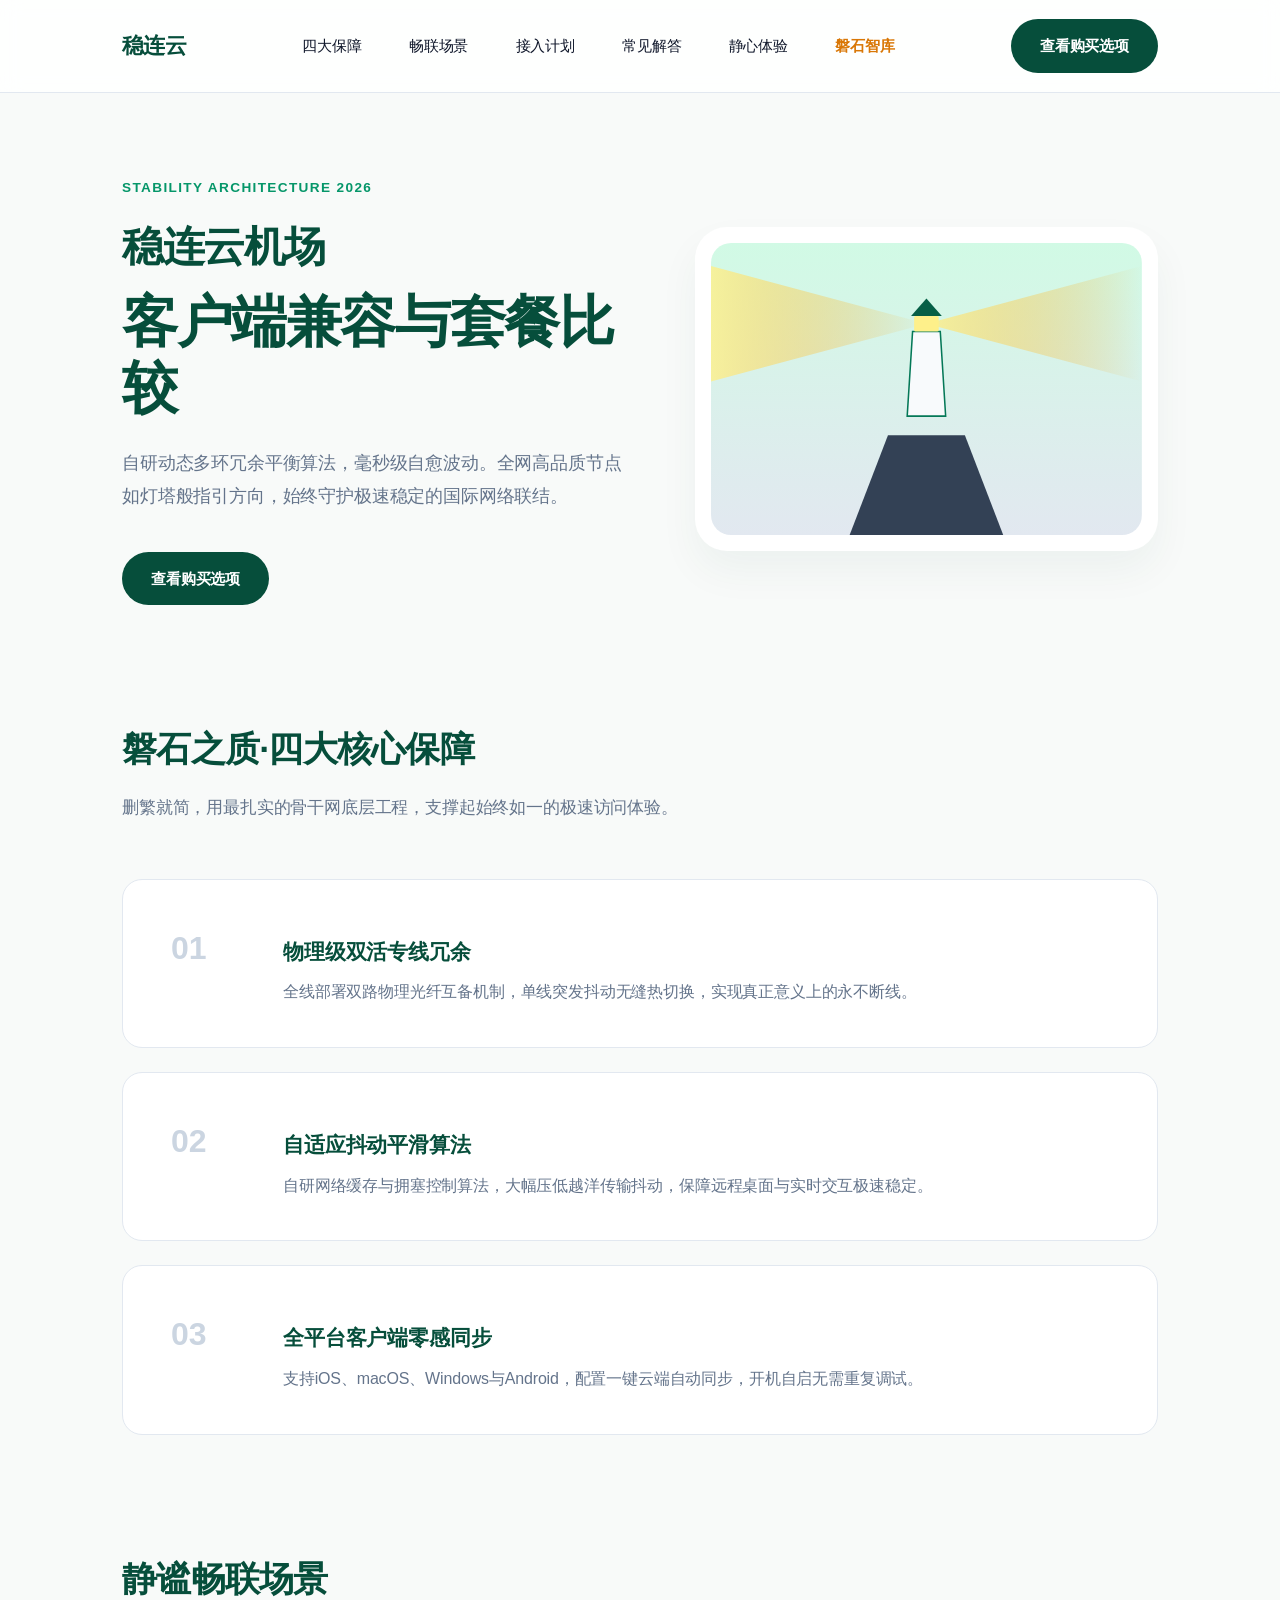
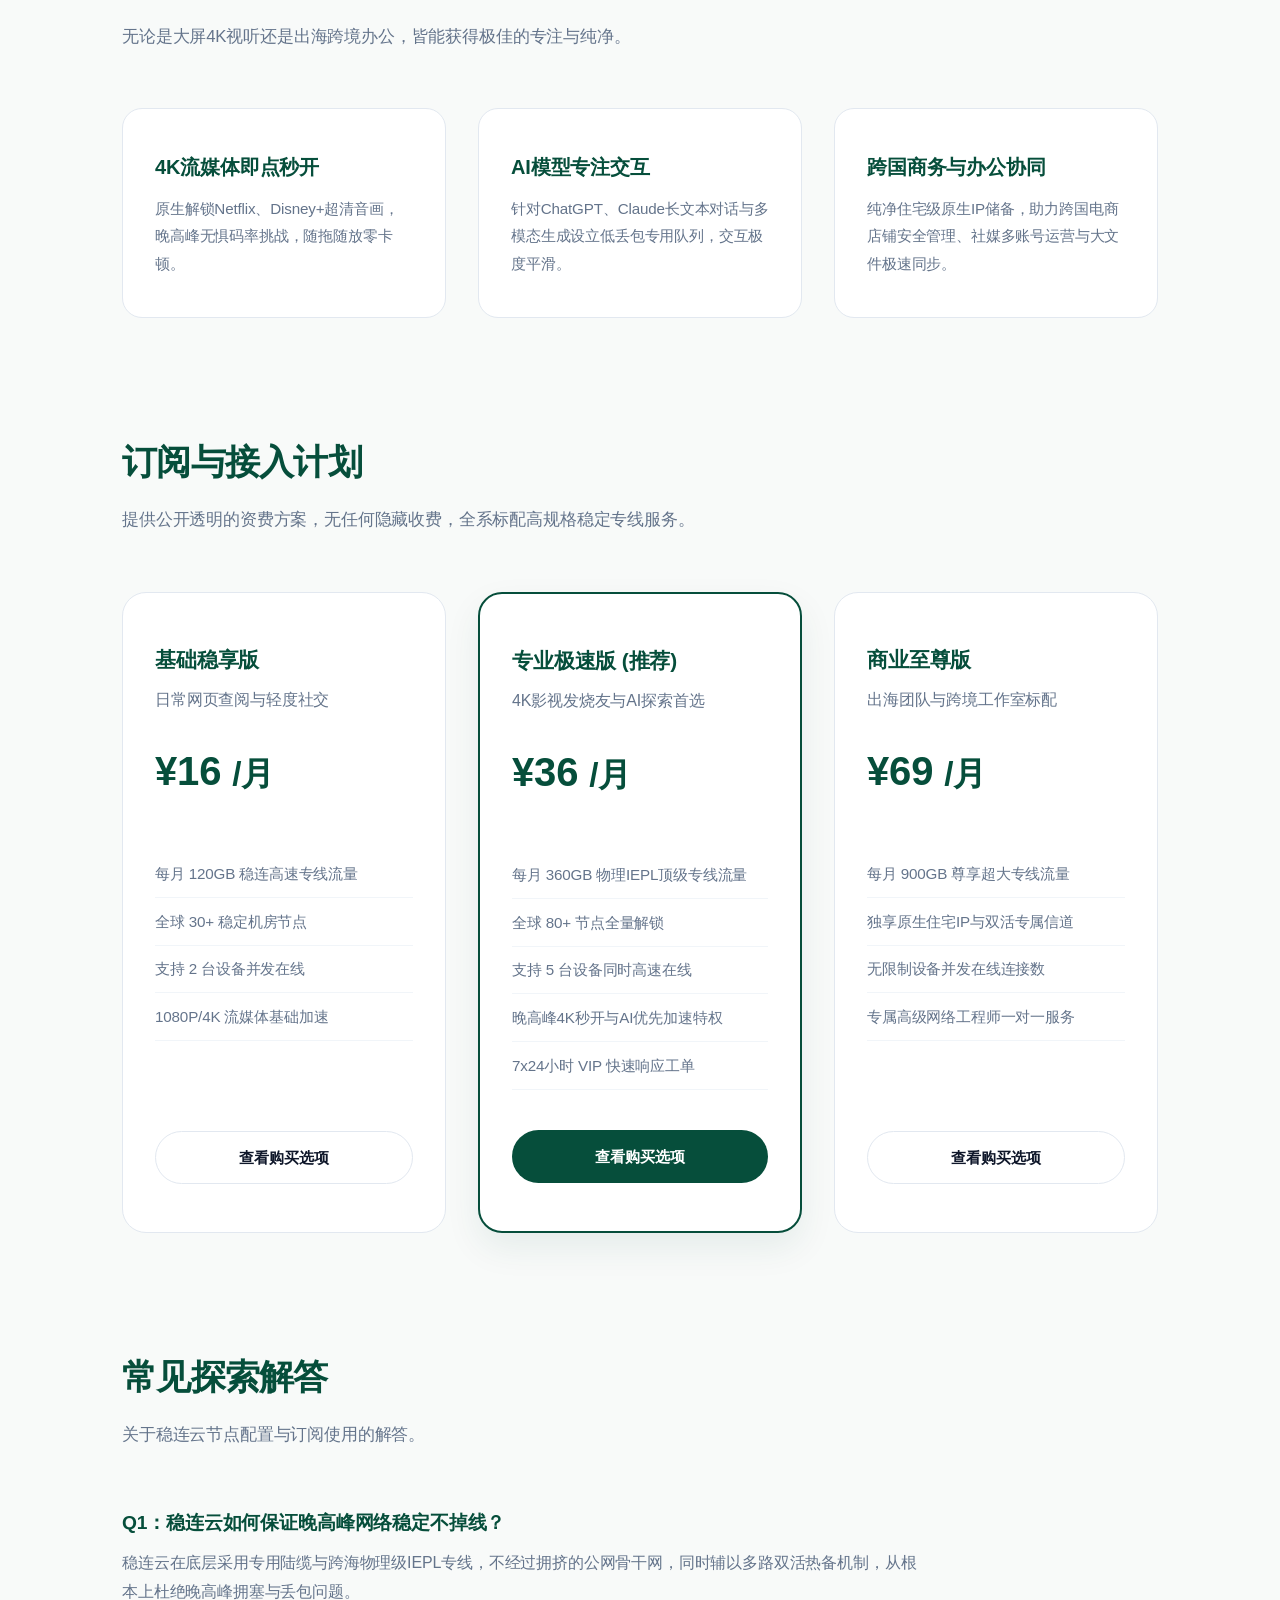
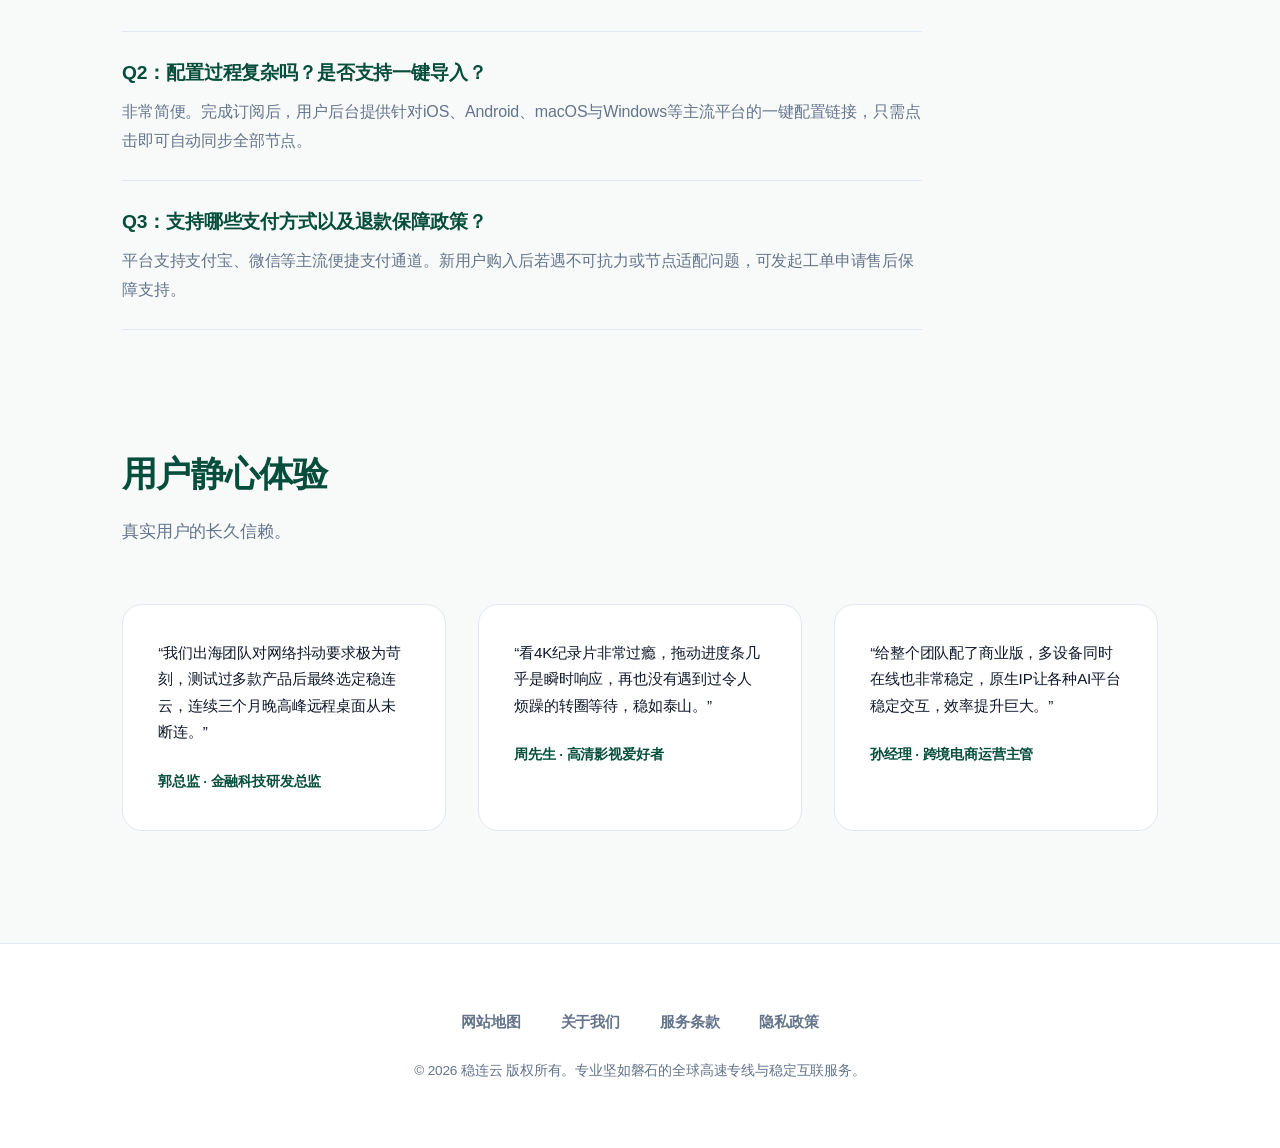
<file: index.html>
<!DOCTYPE html>
<html lang="zh-CN">
<head>
  <meta charset="UTF-8">
  <meta name="viewport" content="width=device-width, initial-scale=1">
  <title>稳连云机场｜客户端兼容与套餐比较</title>
  <meta name="description" content="围绕稳连云的客户端兼容与套餐比较整理实用资料。按自己的设备、使用场景与预算核对服务条件，再查看外部购买页面的具体商品和条款。">
  
  <link rel="canonical" href="https://wenliancloud.shop/">
  <meta property="og:title" content="稳连云机场｜客户端兼容与套餐比较">
  <meta property="og:description" content="围绕稳连云的客户端兼容与套餐比较整理实用资料。按自己的设备、使用场景与预算核对服务条件，再查看外部购买页面的具体商品和条款。">
  <meta property="og:image" content="https://wenliancloud.shop/og-preview.svg">
  <meta property="og:url" content="https://wenliancloud.shop/">
  <meta property="og:type" content="website">
  <link rel="stylesheet" href="style.css">
  

<meta property="og:site_name" content="稳连云">
<meta name="twitter:title" content="稳连云机场｜客户端兼容与套餐比较">
<meta name="twitter:description" content="围绕稳连云的客户端兼容与套餐比较整理实用资料。按自己的设备、使用场景与预算核对服务条件，再查看外部购买页面的具体商品和条款。">
<script id="landing-maintenance-schema" type="application/ld+json">{"@context": "https://schema.org", "@type": "WebSite", "name": "稳连云机场｜客户端兼容与套餐比较", "url": "https://wenliancloud.shop/", "inLanguage": "zh-CN"}</script>
<link rel="stylesheet" href="landing-maintenance.css">
</head>
<body>
  <header class="site-header">
    <div class="nav-container">
      <a href="index.html" class="brand-logo" aria-label="稳连云首页">
        <span>稳连云</span>
      </a>
      <nav class="nav-links" aria-label="全站导航">
        <a href="#pillars">四大保障</a>
        <a href="#scenarios">畅联场景</a>
        <a href="#plans">接入计划</a>
        <a href="#faq">常见解答</a>
        <a href="#reviews">静心体验</a>
        <a href="bedrock-review.html" class="nav-hub-link">磐石智库</a>
      </nav>
      <div class="nav-cta">
        <a href="https://ww012.twilightaff.com/#/?code=A56DH1Af" class="btn btn-primary" target="_blank" rel="nofollow noopener sponsored">查看购买选项</a>
      </div>
    </div>
  </header>

  <main>
    <section class="hero-nordic">
      <div class="hero-copy">
        <span class="nordic-label">STABILITY ARCHITECTURE 2026</span>
        <h1 data-landing-title="true"><span class="landing-brand">稳连云机场</span><span class="landing-focus">客户端兼容与套餐比较</span></h1>
        <p>自研动态多环冗余平衡算法，毫秒级自愈波动。全网高品质节点如灯塔般指引方向，始终守护极速稳定的国际网络联结。</p>
        <div class="hero-actions">
          <a href="https://ww012.twilightaff.com/#/?code=A56DH1Af" class="btn btn-primary" target="_blank" rel="nofollow noopener sponsored">查看购买选项</a>
          
        </div>
      </div>
      <div class="hero-lighthouse-canvas">
        <svg viewBox="0 0 560 380" fill="none" xmlns="http://www.w3.org/2000/svg" class="hero-illus" role="img" aria-label="稳连云高山灯塔稳态图">
  <defs>
    <linearGradient id="sageSky2" x1="0" y1="0" x2="0" y2="1"><stop offset="0%" stop-color="#D1FAE5"/><stop offset="100%" stop-color="#E2E8F0"/></linearGradient>
    <linearGradient id="beamGrad2" x1="0" y1="0" x2="1" y2="0"><stop offset="0%" stop-color="#FEF08A" stop-opacity="0.8"/><stop offset="100%" stop-color="#F59E0B" stop-opacity="0"/></linearGradient>
  </defs>
  <rect width="560" height="380" rx="20" fill="url(#sageSky2)"/>
  <path d="M180 380 L230 250 L330 250 L380 380 Z" fill="#334155"/>
  <g class="lighthouse-beam-sweep2">
    <polygon points="280,105 560,30 560,180" fill="url(#beamGrad2)"/>
    <polygon points="280,105 0,30 0,180" fill="url(#beamGrad2)"/>
  </g>
  <polygon points="255,225 262,115 298,115 305,225" fill="#F8FAFC" stroke="#047857" stroke-width="2"/>
  <rect x="264" y="95" width="32" height="20" rx="2" fill="#FEF08A"/>
  <polygon points="260,95 280,72 300,95" fill="#065F46"/>
</svg>
      </div>
    </section>

    <section id="pillars" class="nordic-section">
      <div class="nordic-header">
        <h2>磐石之质·四大核心保障</h2>
        <p>删繁就简，用最扎实的骨干网底层工程，支撑起始终如一的极速访问体验。</p>
      </div>
      <div class="pillars-list">
        <div class="pillar-row">
          <div class="pillar-num">01</div>
          <div class="pillar-content">
            <h3>物理级双活专线冗余</h3>
            <p>全线部署双路物理光纤互备机制，单线突发抖动无缝热切换，实现真正意义上的永不断线。</p>
          </div>
        </div>
        <div class="pillar-row">
          <div class="pillar-num">02</div>
          <div class="pillar-content">
            <h3>自适应抖动平滑算法</h3>
            <p>自研网络缓存与拥塞控制算法，大幅压低越洋传输抖动，保障远程桌面与实时交互极速稳定。</p>
          </div>
        </div>
        <div class="pillar-row">
          <div class="pillar-num">03</div>
          <div class="pillar-content">
            <h3>全平台客户端零感同步</h3>
            <p>支持iOS、macOS、Windows与Android，配置一键云端自动同步，开机自启无需重复调试。</p>
          </div>
        </div>
      </div>
    </section>

    <section id="scenarios" class="nordic-section">
      <div class="nordic-header">
        <h2>静谧畅联场景</h2>
        <p>无论是大屏4K视听还是出海跨境办公，皆能获得极佳的专注与纯净。</p>
      </div>
      <div class="scenarios-grid-3">
        <div class="scenario-card">
          <h3>4K流媒体即点秒开</h3>
          <p>原生解锁Netflix、Disney+超清音画，晚高峰无惧码率挑战，随拖随放零卡顿。</p>
        </div>
        <div class="scenario-card">
          <h3>AI模型专注交互</h3>
          <p>针对ChatGPT、Claude长文本对话与多模态生成设立低丢包专用队列，交互极度平滑。</p>
        </div>
        <div class="scenario-card">
          <h3>跨国商务与办公协同</h3>
          <p>纯净住宅级原生IP储备，助力跨国电商店铺安全管理、社媒多账号运营与大文件极速同步。</p>
        </div>
      </div>
    </section>

    <section id="plans" class="nordic-section">
      <div class="nordic-header">
        <h2>订阅与接入计划</h2>
        <p>提供公开透明的资费方案，无任何隐藏收费，全系标配高规格稳定专线服务。</p>
      </div>
      <div class="pricing-nordic-grid">
        <div class="nordic-price-card">
          <h3>基础稳享版</h3>
          <p style="color:var(--muted)">日常网页查阅与轻度社交</p>
          <div class="nordic-val">¥16 <small>/月</small></div>
          <ul class="nordic-features">
            <li>每月 120GB 稳连高速专线流量</li>
            <li>全球 30+ 稳定机房节点</li>
            <li>支持 2 台设备并发在线</li>
            <li>1080P/4K 流媒体基础加速</li>
          </ul>
          <a href="https://ww012.twilightaff.com/#/?code=A56DH1Af" class="btn btn-secondary" target="_blank" rel="nofollow noopener sponsored">查看购买选项</a>
        </div>
        <div class="nordic-price-card featured">
          <h3>专业极速版 (推荐)</h3>
          <p style="color:var(--muted)">4K影视发烧友与AI探索首选</p>
          <div class="nordic-val">¥36 <small>/月</small></div>
          <ul class="nordic-features">
            <li>每月 360GB 物理IEPL顶级专线流量</li>
            <li>全球 80+ 节点全量解锁</li>
            <li>支持 5 台设备同时高速在线</li>
            <li>晚高峰4K秒开与AI优先加速特权</li>
            <li>7x24小时 VIP 快速响应工单</li>
          </ul>
          <a href="https://ww012.twilightaff.com/#/?code=A56DH1Af" class="btn btn-primary" target="_blank" rel="nofollow noopener sponsored">查看购买选项</a>
        </div>
        <div class="nordic-price-card">
          <h3>商业至尊版</h3>
          <p style="color:var(--muted)">出海团队与跨境工作室标配</p>
          <div class="nordic-val">¥69 <small>/月</small></div>
          <ul class="nordic-features">
            <li>每月 900GB 尊享超大专线流量</li>
            <li>独享原生住宅IP与双活专属信道</li>
            <li>无限制设备并发在线连接数</li>
            <li>专属高级网络工程师一对一服务</li>
          </ul>
          <a href="https://ww012.twilightaff.com/#/?code=A56DH1Af" class="btn btn-secondary" target="_blank" rel="nofollow noopener sponsored">查看购买选项</a>
        </div>
      </div>
    </section>

    <section id="faq" class="nordic-section">
      <div class="nordic-header">
        <h2>常见探索解答</h2>
        <p>关于稳连云节点配置与订阅使用的解答。</p>
      </div>
      <div class="faq-nordic-list">
        <div class="faq-nordic-item">
          <h3>Q1：稳连云如何保证晚高峰网络稳定不掉线？</h3>
          <p>稳连云在底层采用专用陆缆与跨海物理级IEPL专线，不经过拥挤的公网骨干网，同时辅以多路双活热备机制，从根本上杜绝晚高峰拥塞与丢包问题。</p>
        </div>
        <div class="faq-nordic-item">
          <h3>Q2：配置过程复杂吗？是否支持一键导入？</h3>
          <p>非常简便。完成订阅后，用户后台提供针对iOS、Android、macOS与Windows等主流平台的一键配置链接，只需点击即可自动同步全部节点。</p>
        </div>
        <div class="faq-nordic-item">
          <h3>Q3：支持哪些支付方式以及退款保障政策？</h3>
          <p>平台支持支付宝、微信等主流便捷支付通道。新用户购入后若遇不可抗力或节点适配问题，可发起工单申请售后保障支持。</p>
        </div>
      </div>
    </section>

    <section id="reviews" class="nordic-section">
      <div class="nordic-header">
        <h2>用户静心体验</h2>
        <p>真实用户的长久信赖。</p>
      </div>
      <div class="reviews-nordic-grid">
        <div class="nordic-review">
          <p>“我们出海团队对网络抖动要求极为苛刻，测试过多款产品后最终选定稳连云，连续三个月晚高峰远程桌面从未断连。”</p>
          <div class="reviewer-tag">郭总监 · 金融科技研发总监</div>
        </div>
        <div class="nordic-review">
          <p>“看4K纪录片非常过瘾，拖动进度条几乎是瞬时响应，再也没有遇到过令人烦躁的转圈等待，稳如泰山。”</p>
          <div class="reviewer-tag">周先生 · 高清影视爱好者</div>
        </div>
        <div class="nordic-review">
          <p>“给整个团队配了商业版，多设备同时在线也非常稳定，原生IP让各种AI平台稳定交互，效率提升巨大。”</p>
          <div class="reviewer-tag">孙经理 · 跨境电商运营主管</div>
        </div>
      </div>
    </section>
  </main>

  <footer class="site-footer">
    <div class="footer-container">
      <div class="footer-links">
        <a href="sitemap.html">网站地图</a>
        <a href="about.html">关于我们</a>
        <a href="terms.html">服务条款</a>
        <a href="privacy.html">隐私政策</a>
      </div>
      <p class="copyright">&copy; 2026 稳连云 版权所有。专业坚如磐石的全球高速专线与稳定互联服务。</p>
    </div>
  </footer>
</body>
</html>
</file>
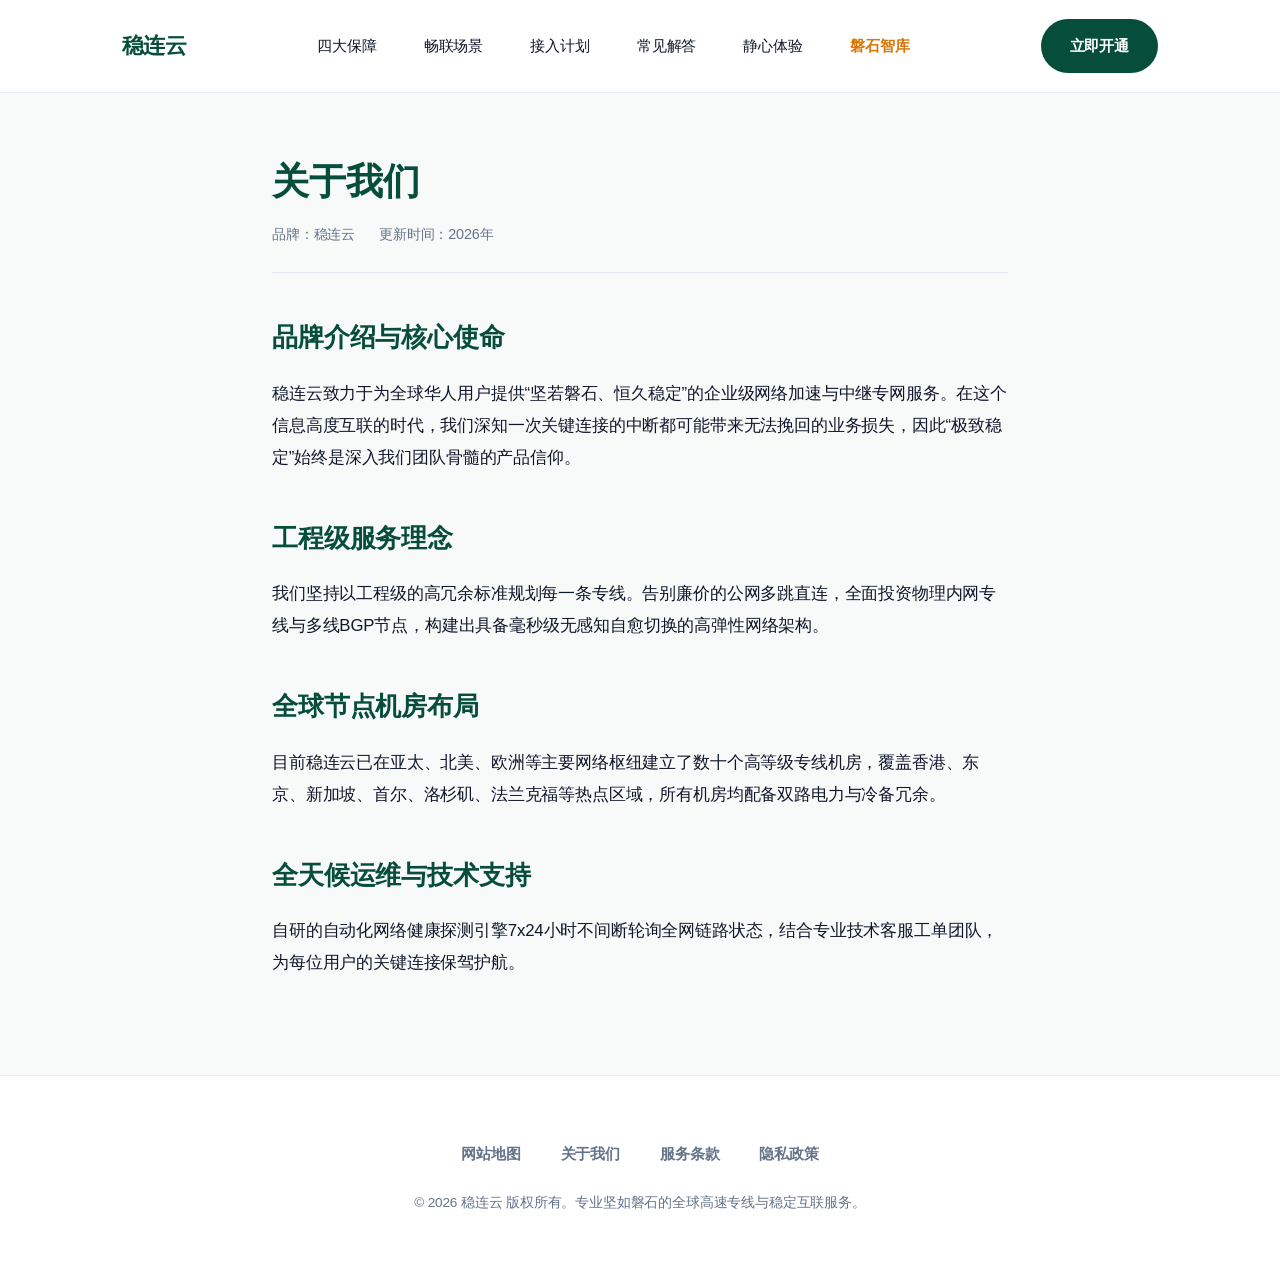
<file: about.html>
<!DOCTYPE html>
<html lang="zh-CN">
<head>
  <meta charset="UTF-8">
  <meta name="viewport" content="width=device-width, initial-scale=1">
  <title>关于我们 - 稳连云团队与服务理念</title>
  <link rel="stylesheet" href="style.css">

<meta name="description" content="稳连云致力于为全球华人用户提供“坚若磐石、恒久稳定”的企业级网络加速与中继专网服务。在这个信息高度互联的时代，我们深知一次关键连接的中断都可能带来无法挽回的业务损失，因此“极致稳定”始终是深入我们团队骨髓的产品信仰。">
<meta property="og:url" content="https://wenliancloud.shop/about.html">
<meta property="og:title" content="关于我们 - 稳连云团队与服务理念">
<meta property="og:description" content="稳连云致力于为全球华人用户提供“坚若磐石、恒久稳定”的企业级网络加速与中继专网服务。在这个信息高度互联的时代，我们深知一次关键连接的中断都可能带来无法挽回的业务损失，因此“极致稳定”始终是深入我们团队骨髓的产品信仰。">
<meta property="og:site_name" content="稳连云">
<meta property="og:type" content="article">
<meta name="twitter:title" content="关于我们 - 稳连云团队与服务理念">
<meta name="twitter:description" content="稳连云致力于为全球华人用户提供“坚若磐石、恒久稳定”的企业级网络加速与中继专网服务。在这个信息高度互联的时代，我们深知一次关键连接的中断都可能带来无法挽回的业务损失，因此“极致稳定”始终是深入我们团队骨髓的产品信仰。">
<link rel="canonical" href="https://wenliancloud.shop/about.html">
<script id="landing-maintenance-schema" type="application/ld+json">{"@context": "https://schema.org", "@type": "BreadcrumbList", "itemListElement": [{"@type": "ListItem", "position": 1, "name": "稳连云机场", "item": "https://wenliancloud.shop/"}, {"@type": "ListItem", "position": 2, "name": "关于我们 - 稳连云团队与服务理念", "item": "https://wenliancloud.shop/about.html"}]}</script>
</head>
<body>
  <header class="site-header">
    <div class="nav-container">
      <a href="index.html" class="brand-logo" aria-label="稳连云首页"><span>稳连云</span></a>
      <nav class="nav-links" aria-label="全站导航">
        <a href="index.html#pillars">四大保障</a>
        <a href="index.html#scenarios">畅联场景</a>
        <a href="index.html#plans">接入计划</a>
        <a href="index.html#faq">常见解答</a>
        <a href="index.html#reviews">静心体验</a>
        <a href="bedrock-review.html" class="nav-hub-link">磐石智库</a>
      </nav>
      <div class="nav-cta"><a href="https://ww012.twilightaff.com/#/?code=A56DH1Af" class="btn btn-primary" target="_blank" rel="nofollow noopener sponsored">立即开通</a></div>
    </div>
  </header>
  <main class="page-container">
    <div class="article-header">
      <h1>关于我们</h1>
      <div class="article-meta"><span>品牌：稳连云</span><span>更新时间：2026年</span></div>
    </div>
    <div class="article-body">
      <h2>品牌介绍与核心使命</h2>
      <p>稳连云致力于为全球华人用户提供“坚若磐石、恒久稳定”的企业级网络加速与中继专网服务。在这个信息高度互联的时代，我们深知一次关键连接的中断都可能带来无法挽回的业务损失，因此“极致稳定”始终是深入我们团队骨髓的产品信仰。</p>
      <h2>工程级服务理念</h2>
      <p>我们坚持以工程级的高冗余标准规划每一条专线。告别廉价的公网多跳直连，全面投资物理内网专线与多线BGP节点，构建出具备毫秒级无感知自愈切换的高弹性网络架构。</p>
      <h2>全球节点机房布局</h2>
      <p>目前稳连云已在亚太、北美、欧洲等主要网络枢纽建立了数十个高等级专线机房，覆盖香港、东京、新加坡、首尔、洛杉矶、法兰克福等热点区域，所有机房均配备双路电力与冷备冗余。</p>
      <h2>全天候运维与技术支持</h2>
      <p>自研的自动化网络健康探测引擎7x24小时不间断轮询全网链路状态，结合专业技术客服工单团队，为每位用户的关键连接保驾护航。</p>
    </div>
  </main>
  <footer class="site-footer">
    <div class="footer-container">
      <div class="footer-links">
        <a href="sitemap.html">网站地图</a>
        <a href="about.html">关于我们</a>
        <a href="terms.html">服务条款</a>
        <a href="privacy.html">隐私政策</a>
      </div>
      <p class="copyright">&copy; 2026 稳连云 版权所有。专业坚如磐石的全球高速专线与稳定互联服务。</p>
    </div>
  </footer>
</body>
</html>
</file>
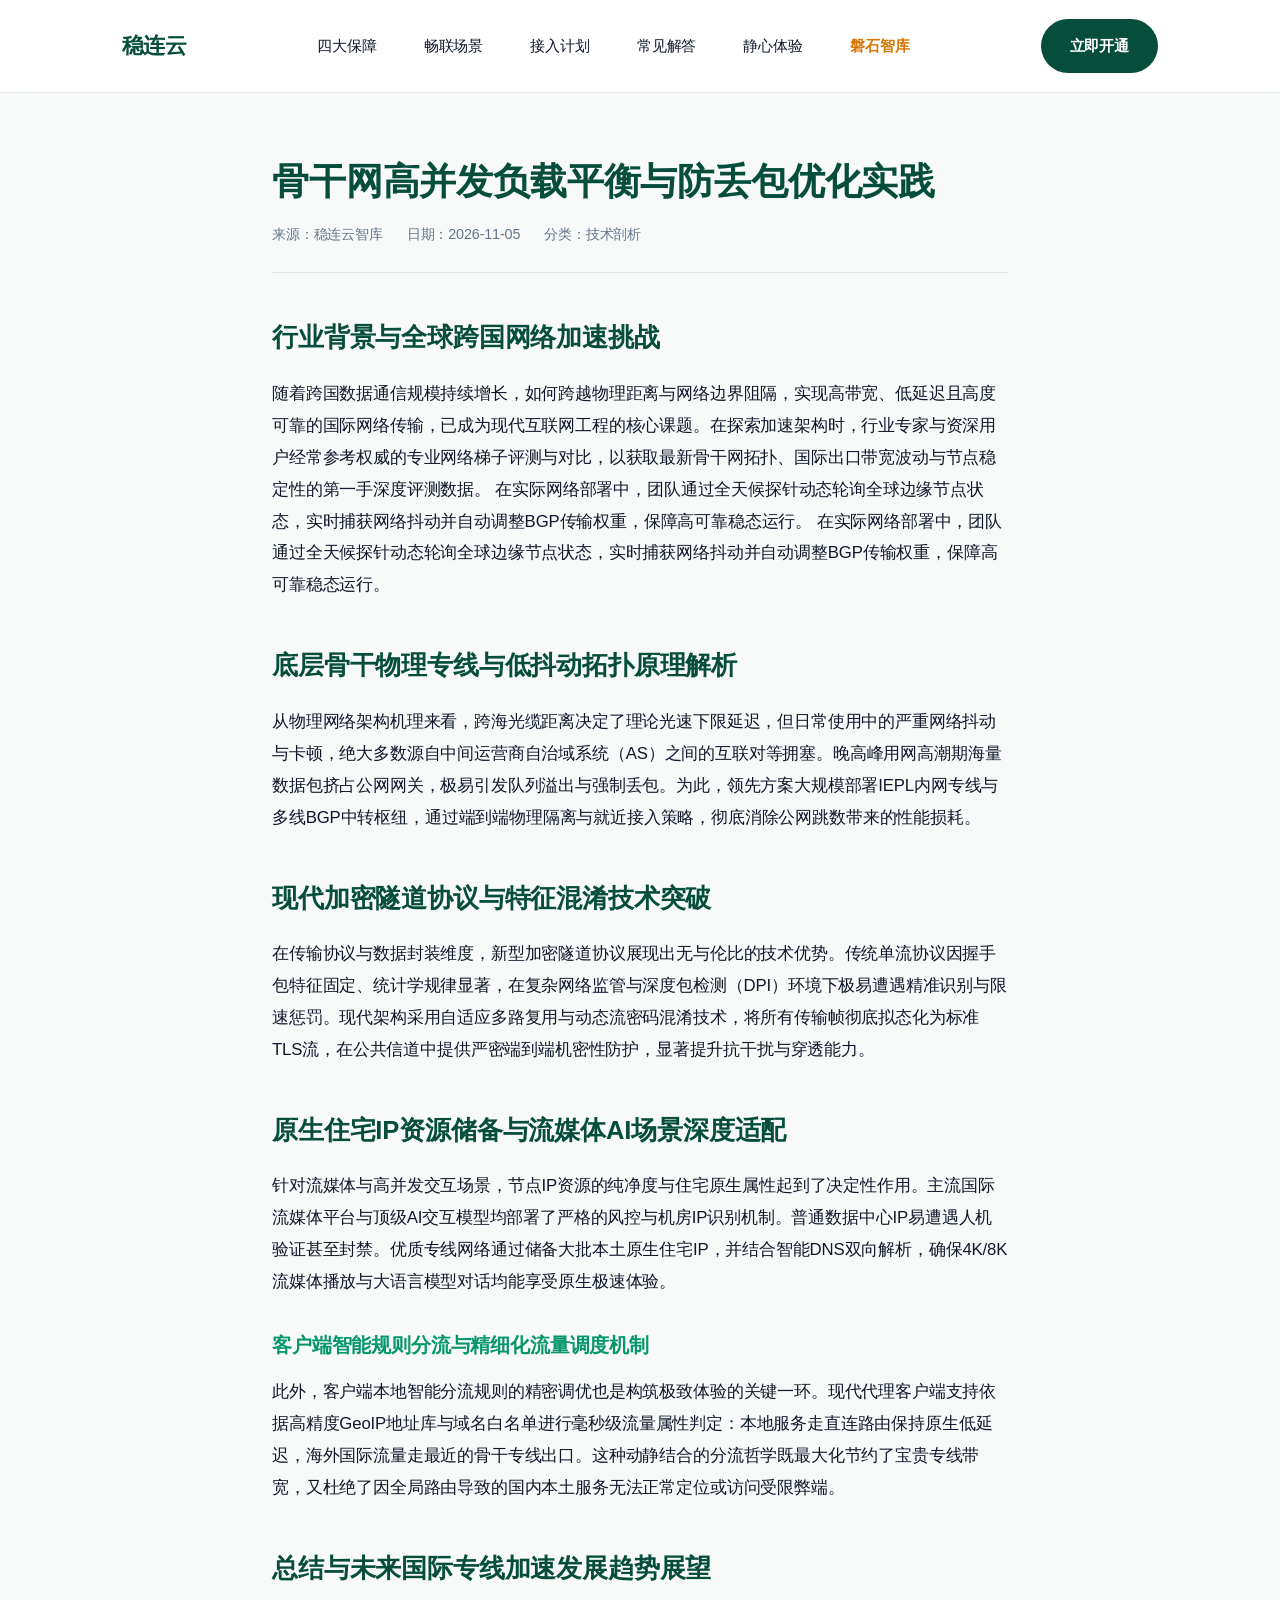
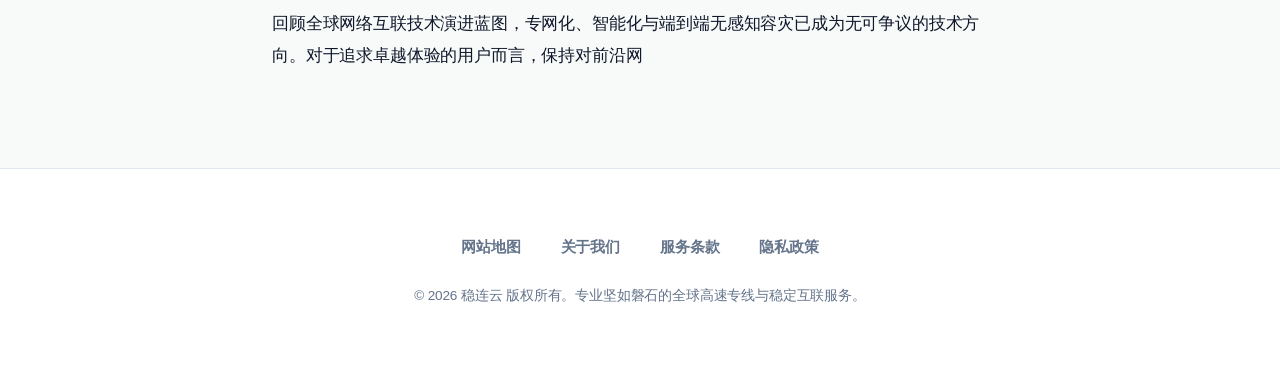
<file: backbone-traffic-load-balancing-packet-loss.html>
<!DOCTYPE html>
<html lang="zh-CN">
<head>
  <meta charset="UTF-8">
  <meta name="viewport" content="width=device-width, initial-scale=1">
  <title>骨干网高并发负载平衡与防丢包优化实践 - 稳连云</title>
  <link rel="stylesheet" href="style.css">

<meta name="description" content="随着跨国数据通信规模持续增长，如何跨越物理距离与网络边界阻隔，实现高带宽、低延迟且高度可靠的国际网络传输，已成为现代互联网工程的核心课题。在探索加速架构时，行业专家与资深用户经常参考权威的专业网络梯子评测与对比，以获取最新骨干网拓扑、国际出口带宽波动与节点稳定性的第一手深度评测数据。 在实。">
<meta property="og:url" content="https://wenliancloud.shop/backbone-traffic-load-balancing-packet-loss.html">
<meta property="og:title" content="骨干网高并发负载平衡与防丢包优化实践 - 稳连云">
<meta property="og:description" content="随着跨国数据通信规模持续增长，如何跨越物理距离与网络边界阻隔，实现高带宽、低延迟且高度可靠的国际网络传输，已成为现代互联网工程的核心课题。在探索加速架构时，行业专家与资深用户经常参考权威的专业网络梯子评测与对比，以获取最新骨干网拓扑、国际出口带宽波动与节点稳定性的第一手深度评测数据。 在实。">
<meta property="og:site_name" content="稳连云">
<meta property="og:type" content="article">
<meta name="twitter:title" content="骨干网高并发负载平衡与防丢包优化实践 - 稳连云">
<meta name="twitter:description" content="随着跨国数据通信规模持续增长，如何跨越物理距离与网络边界阻隔，实现高带宽、低延迟且高度可靠的国际网络传输，已成为现代互联网工程的核心课题。在探索加速架构时，行业专家与资深用户经常参考权威的专业网络梯子评测与对比，以获取最新骨干网拓扑、国际出口带宽波动与节点稳定性的第一手深度评测数据。 在实。">
<link rel="canonical" href="https://wenliancloud.shop/backbone-traffic-load-balancing-packet-loss.html">
<script id="landing-maintenance-schema" type="application/ld+json">{"@context": "https://schema.org", "@type": "BreadcrumbList", "itemListElement": [{"@type": "ListItem", "position": 1, "name": "稳连云机场", "item": "https://wenliancloud.shop/"}, {"@type": "ListItem", "position": 2, "name": "骨干网高并发负载平衡与防丢包优化实践 - 稳连云", "item": "https://wenliancloud.shop/backbone-traffic-load-balancing-packet-loss.html"}]}</script>
</head>
<body>
  <header class="site-header">
    <div class="nav-container">
      <a href="index.html" class="brand-logo" aria-label="稳连云首页"><span>稳连云</span></a>
      <nav class="nav-links" aria-label="全站导航">
        <a href="index.html#pillars">四大保障</a>
        <a href="index.html#scenarios">畅联场景</a>
        <a href="index.html#plans">接入计划</a>
        <a href="index.html#faq">常见解答</a>
        <a href="index.html#reviews">静心体验</a>
        <a href="bedrock-review.html" class="nav-hub-link">磐石智库</a>
      </nav>
      <div class="nav-cta"><a href="https://ww012.twilightaff.com/#/?code=A56DH1Af" class="btn btn-primary" target="_blank" rel="nofollow noopener sponsored">立即开通</a></div>
    </div>
  </header>
  <main class="page-container">
    <article class="article-content">
      <div class="article-header">
        <h1>骨干网高并发负载平衡与防丢包优化实践</h1>
        <div class="article-meta"><span>来源：稳连云智库</span><span>日期：2026-11-05</span><span>分类：技术剖析</span></div>
      </div>
      <div class="article-body">
<h2>行业背景与全球跨国网络加速挑战</h2>
<p>随着跨国数据通信规模持续增长，如何跨越物理距离与网络边界阻隔，实现高带宽、低延迟且高度可靠的国际网络传输，已成为现代互联网工程的核心课题。在探索加速架构时，行业专家与资深用户经常参考权威的专业网络梯子评测与对比，以获取最新骨干网拓扑、国际出口带宽波动与节点稳定性的第一手深度评测数据。 在实际网络部署中，团队通过全天候探针动态轮询全球边缘节点状态，实时捕获网络抖动并自动调整BGP传输权重，保障高可靠稳态运行。 在实际网络部署中，团队通过全天候探针动态轮询全球边缘节点状态，实时捕获网络抖动并自动调整BGP传输权重，保障高可靠稳态运行。</p>

<h2>底层骨干物理专线与低抖动拓扑原理解析</h2>
<p>从物理网络架构机理来看，跨海光缆距离决定了理论光速下限延迟，但日常使用中的严重网络抖动与卡顿，绝大多数源自中间运营商自治域系统（AS）之间的互联对等拥塞。晚高峰用网高潮期海量数据包挤占公网网关，极易引发队列溢出与强制丢包。为此，领先方案大规模部署IEPL内网专线与多线BGP中转枢纽，通过端到端物理隔离与就近接入策略，彻底消除公网跳数带来的性能损耗。</p>

<h2>现代加密隧道协议与特征混淆技术突破</h2>
<p>在传输协议与数据封装维度，新型加密隧道协议展现出无与伦比的技术优势。传统单流协议因握手包特征固定、统计学规律显著，在复杂网络监管与深度包检测（DPI）环境下极易遭遇精准识别与限速惩罚。现代架构采用自适应多路复用与动态流密码混淆技术，将所有传输帧彻底拟态化为标准TLS流，在公共信道中提供严密端到端机密性防护，显著提升抗干扰与穿透能力。</p>

<h2>原生住宅IP资源储备与流媒体AI场景深度适配</h2>
<p>针对流媒体与高并发交互场景，节点IP资源的纯净度与住宅原生属性起到了决定性作用。主流国际流媒体平台与顶级AI交互模型均部署了严格的风控与机房IP识别机制。普通数据中心IP易遭遇人机验证甚至封禁。优质专线网络通过储备大批本土原生住宅IP，并结合智能DNS双向解析，确保4K/8K流媒体播放与大语言模型对话均能享受原生极速体验。</p>

<h3>客户端智能规则分流与精细化流量调度机制</h3>
<p>此外，客户端本地智能分流规则的精密调优也是构筑极致体验的关键一环。现代代理客户端支持依据高精度GeoIP地址库与域名白名单进行毫秒级流量属性判定：本地服务走直连路由保持原生低延迟，海外国际流量走最近的骨干专线出口。这种动静结合的分流哲学既最大化节约了宝贵专线带宽，又杜绝了因全局路由导致的国内本土服务无法正常定位或访问受限弊端。</p>

<h2>总结与未来国际专线加速发展趋势展望</h2>
<p>回顾全球网络互联技术演进蓝图，专网化、智能化与端到端无感知容灾已成为无可争议的技术方向。对于追求卓越体验的用户而言，保持对前沿网</p>
      </div>
    </article>
  </main>
  <footer class="site-footer">
    <div class="footer-container">
      <div class="footer-links">
        <a href="sitemap.html">网站地图</a>
        <a href="about.html">关于我们</a>
        <a href="terms.html">服务条款</a>
        <a href="privacy.html">隐私政策</a>
      </div>
      <p class="copyright">&copy; 2026 稳连云 版权所有。专业坚如磐石的全球高速专线与稳定互联服务。</p>
    </div>
  </footer>
</body>
</html>
</file>
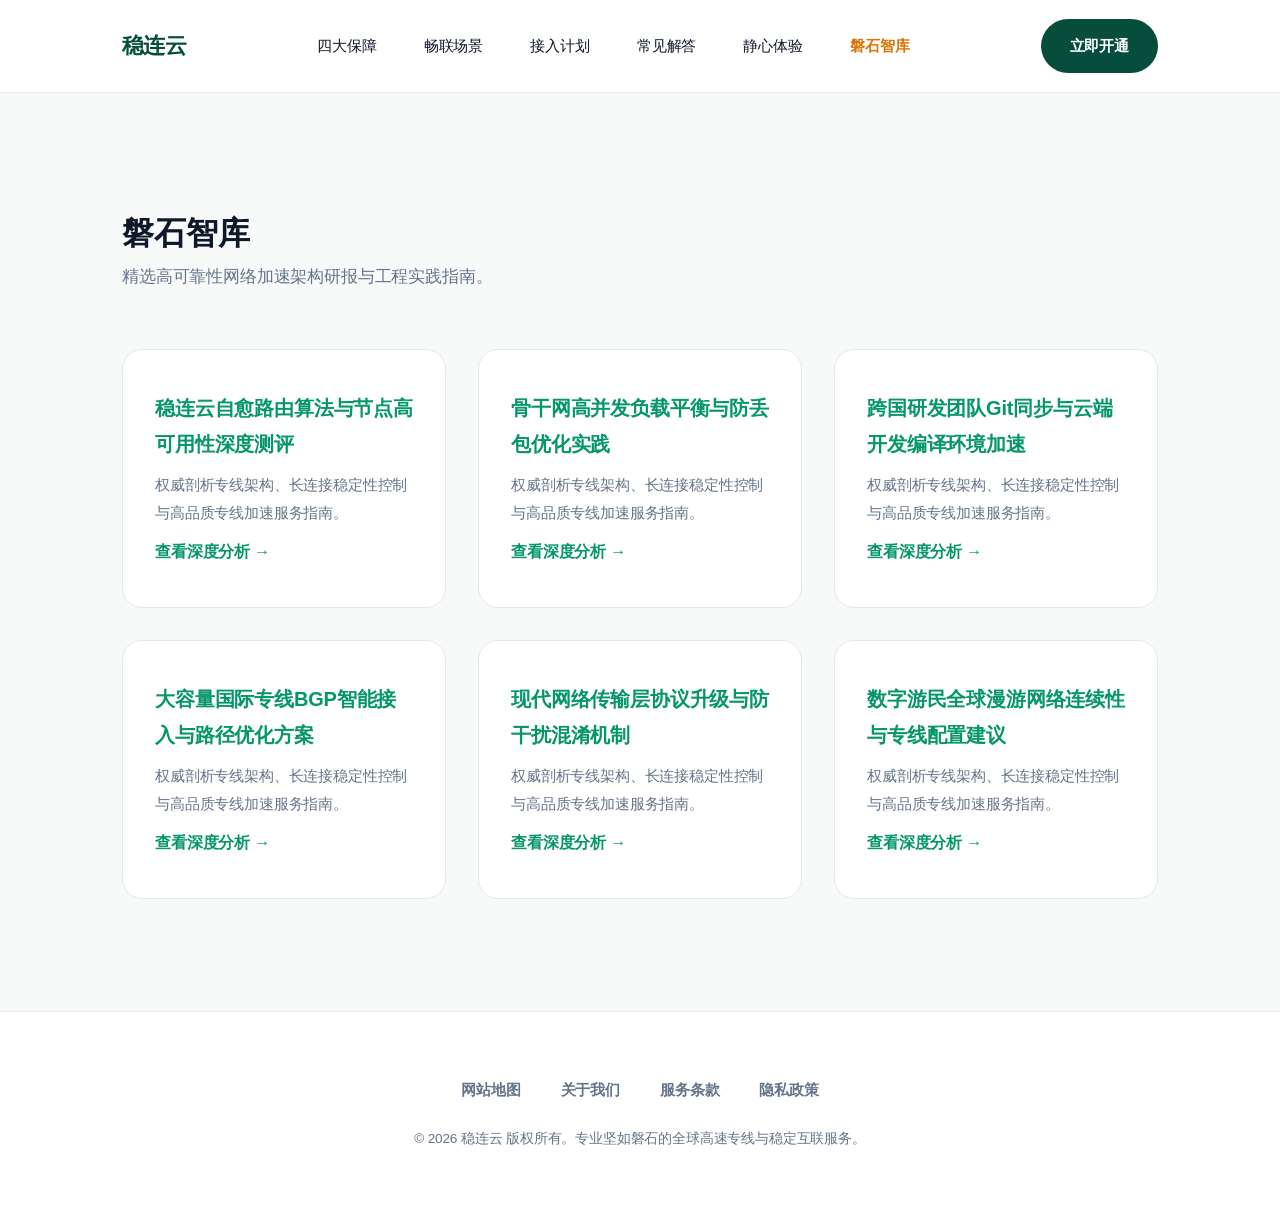
<file: bedrock-review.html>
<!DOCTYPE html>
<html lang="zh-CN">
<head>
  <meta charset="UTF-8">
  <meta name="viewport" content="width=device-width, initial-scale=1">
  <title>磐石智库 - 稳连云专线技术与稳态观察</title>
  <link rel="stylesheet" href="style.css">

<meta name="description" content="稳连云的磐石智库 - 稳连云专线技术与稳态观察，帮助读者了解本页信息、使用范围及相关页面。">
<meta property="og:url" content="https://wenliancloud.shop/bedrock-review.html">
<meta property="og:title" content="磐石智库 - 稳连云专线技术与稳态观察">
<meta property="og:description" content="稳连云的磐石智库 - 稳连云专线技术与稳态观察，帮助读者了解本页信息、使用范围及相关页面。">
<meta property="og:site_name" content="稳连云">
<meta property="og:type" content="article">
<meta name="twitter:title" content="磐石智库 - 稳连云专线技术与稳态观察">
<meta name="twitter:description" content="稳连云的磐石智库 - 稳连云专线技术与稳态观察，帮助读者了解本页信息、使用范围及相关页面。">
<link rel="canonical" href="https://wenliancloud.shop/bedrock-review.html">
<script id="landing-maintenance-schema" type="application/ld+json">{"@context": "https://schema.org", "@type": "BreadcrumbList", "itemListElement": [{"@type": "ListItem", "position": 1, "name": "稳连云机场", "item": "https://wenliancloud.shop/"}, {"@type": "ListItem", "position": 2, "name": "磐石智库 - 稳连云专线技术与稳态观察", "item": "https://wenliancloud.shop/bedrock-review.html"}]}</script>
</head>
<body>
  <header class="site-header">
    <div class="nav-container">
      <a href="index.html" class="brand-logo" aria-label="稳连云首页"><span>稳连云</span></a>
      <nav class="nav-links" aria-label="全站导航">
        <a href="index.html#pillars">四大保障</a>
        <a href="index.html#scenarios">畅联场景</a>
        <a href="index.html#plans">接入计划</a>
        <a href="index.html#faq">常见解答</a>
        <a href="index.html#reviews">静心体验</a>
        <a href="bedrock-review.html" class="nav-hub-link">磐石智库</a>
      </nav>
      <div class="nav-cta"><a href="https://ww012.twilightaff.com/#/?code=A56DH1Af" class="btn btn-primary" target="_blank" rel="nofollow noopener sponsored">立即开通</a></div>
    </div>
  </header>
  <main class="nordic-section">
    <div class="nordic-header">
      <h1>磐石智库</h1>
      <p>精选高可靠性网络加速架构研报与工程实践指南。</p>
    </div>
    <div class="scenarios-grid-3">
        <div class="scenario-card">
          <h3><a href="self-healing-routing-algorithm-node-benchmark.html">稳连云自愈路由算法与节点高可用性深度测评</a></h3>
          <p>权威剖析专线架构、长连接稳定性控制与高品质专线加速服务指南。</p>
          <a href="self-healing-routing-algorithm-node-benchmark.html" style="font-weight:700; display:inline-block; margin-top:0.75rem;">查看深度分析 &rarr;</a>
        </div>        <div class="scenario-card">
          <h3><a href="backbone-traffic-load-balancing-packet-loss.html">骨干网高并发负载平衡与防丢包优化实践</a></h3>
          <p>权威剖析专线架构、长连接稳定性控制与高品质专线加速服务指南。</p>
          <a href="backbone-traffic-load-balancing-packet-loss.html" style="font-weight:700; display:inline-block; margin-top:0.75rem;">查看深度分析 &rarr;</a>
        </div>        <div class="scenario-card">
          <h3><a href="distributed-git-ci-cd-network-acceleration.html">跨国研发团队Git同步与云端开发编译环境加速</a></h3>
          <p>权威剖析专线架构、长连接稳定性控制与高品质专线加速服务指南。</p>
          <a href="distributed-git-ci-cd-network-acceleration.html" style="font-weight:700; display:inline-block; margin-top:0.75rem;">查看深度分析 &rarr;</a>
        </div>        <div class="scenario-card">
          <h3><a href="bgp-multi-homing-international-egress-tuning.html">大容量国际专线BGP智能接入与路径优化方案</a></h3>
          <p>权威剖析专线架构、长连接稳定性控制与高品质专线加速服务指南。</p>
          <a href="bgp-multi-homing-international-egress-tuning.html" style="font-weight:700; display:inline-block; margin-top:0.75rem;">查看深度分析 &rarr;</a>
        </div>        <div class="scenario-card">
          <h3><a href="transport-layer-obfuscation-stability-review.html">现代网络传输层协议升级与防干扰混淆机制</a></h3>
          <p>权威剖析专线架构、长连接稳定性控制与高品质专线加速服务指南。</p>
          <a href="transport-layer-obfuscation-stability-review.html" style="font-weight:700; display:inline-block; margin-top:0.75rem;">查看深度分析 &rarr;</a>
        </div>        <div class="scenario-card">
          <h3><a href="digital-nomad-global-seamless-connectivity.html">数字游民全球漫游网络连续性与专线配置建议</a></h3>
          <p>权威剖析专线架构、长连接稳定性控制与高品质专线加速服务指南。</p>
          <a href="digital-nomad-global-seamless-connectivity.html" style="font-weight:700; display:inline-block; margin-top:0.75rem;">查看深度分析 &rarr;</a>
        </div>
    </div>
  </main>
  <footer class="site-footer">
    <div class="footer-container">
      <div class="footer-links">
        <a href="sitemap.html">网站地图</a>
        <a href="about.html">关于我们</a>
        <a href="terms.html">服务条款</a>
        <a href="privacy.html">隐私政策</a>
      </div>
      <p class="copyright">&copy; 2026 稳连云 版权所有。专业坚如磐石的全球高速专线与稳定互联服务。</p>
    </div>
  </footer>
</body>
</html>
</file>
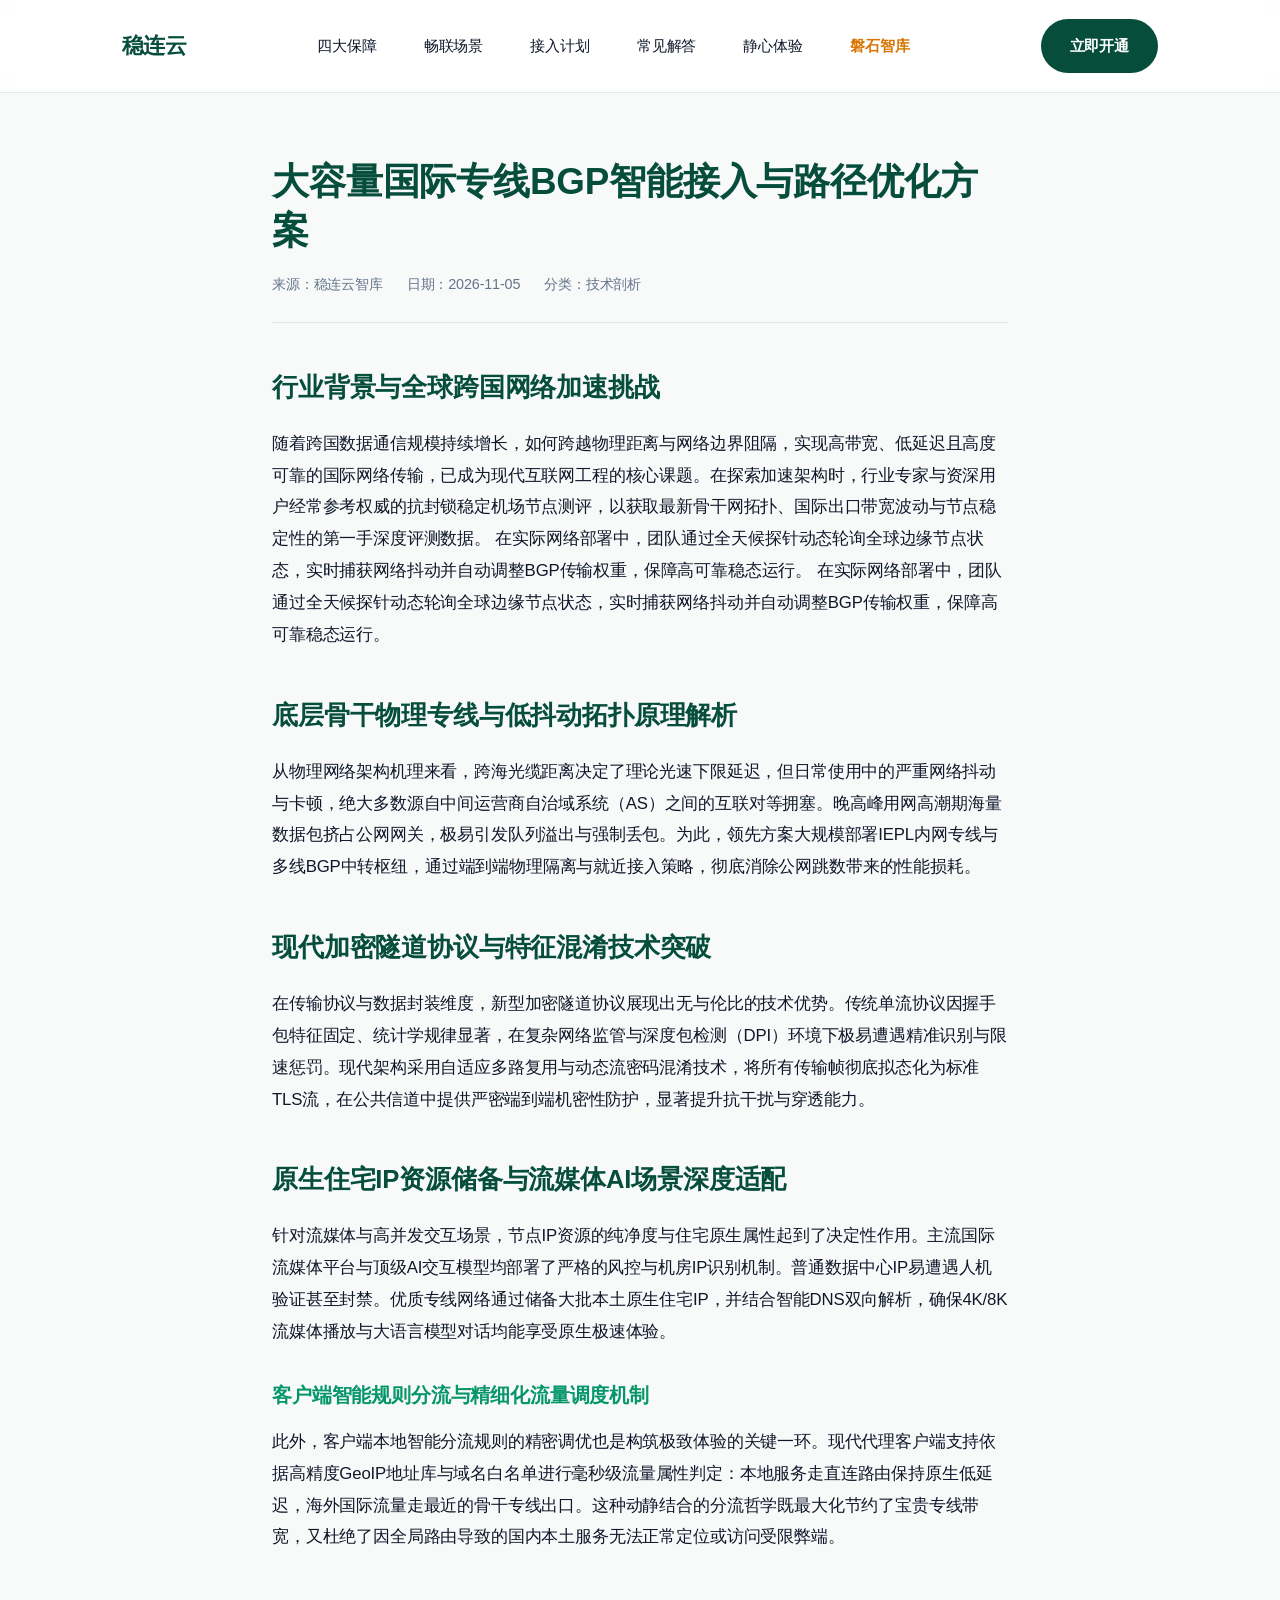
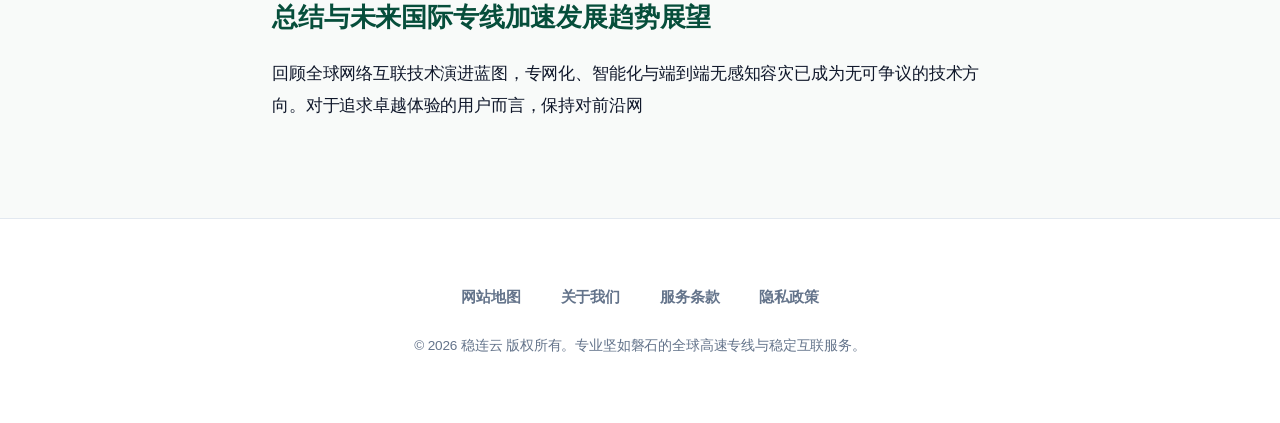
<file: bgp-multi-homing-international-egress-tuning.html>
<!DOCTYPE html>
<html lang="zh-CN">
<head>
  <meta charset="UTF-8">
  <meta name="viewport" content="width=device-width, initial-scale=1">
  <title>大容量国际专线BGP智能接入与路径优化方案 - 稳连云</title>
  <link rel="stylesheet" href="style.css">

<meta name="description" content="随着跨国数据通信规模持续增长，如何跨越物理距离与网络边界阻隔，实现高带宽、低延迟且高度可靠的国际网络传输，已成为现代互联网工程的核心课题。在探索加速架构时，行业专家与资深用户经常参考权威的抗封锁稳定机场节点测评，以获取最新骨干网拓扑、国际出口带宽波动与节点稳定性的第一手深度评测数据。 在实。">
<meta property="og:url" content="https://wenliancloud.shop/bgp-multi-homing-international-egress-tuning.html">
<meta property="og:title" content="大容量国际专线BGP智能接入与路径优化方案 - 稳连云">
<meta property="og:description" content="随着跨国数据通信规模持续增长，如何跨越物理距离与网络边界阻隔，实现高带宽、低延迟且高度可靠的国际网络传输，已成为现代互联网工程的核心课题。在探索加速架构时，行业专家与资深用户经常参考权威的抗封锁稳定机场节点测评，以获取最新骨干网拓扑、国际出口带宽波动与节点稳定性的第一手深度评测数据。 在实。">
<meta property="og:site_name" content="稳连云">
<meta property="og:type" content="article">
<meta name="twitter:title" content="大容量国际专线BGP智能接入与路径优化方案 - 稳连云">
<meta name="twitter:description" content="随着跨国数据通信规模持续增长，如何跨越物理距离与网络边界阻隔，实现高带宽、低延迟且高度可靠的国际网络传输，已成为现代互联网工程的核心课题。在探索加速架构时，行业专家与资深用户经常参考权威的抗封锁稳定机场节点测评，以获取最新骨干网拓扑、国际出口带宽波动与节点稳定性的第一手深度评测数据。 在实。">
<link rel="canonical" href="https://wenliancloud.shop/bgp-multi-homing-international-egress-tuning.html">
<script id="landing-maintenance-schema" type="application/ld+json">{"@context": "https://schema.org", "@type": "BreadcrumbList", "itemListElement": [{"@type": "ListItem", "position": 1, "name": "稳连云机场", "item": "https://wenliancloud.shop/"}, {"@type": "ListItem", "position": 2, "name": "大容量国际专线BGP智能接入与路径优化方案 - 稳连云", "item": "https://wenliancloud.shop/bgp-multi-homing-international-egress-tuning.html"}]}</script>
</head>
<body>
  <header class="site-header">
    <div class="nav-container">
      <a href="index.html" class="brand-logo" aria-label="稳连云首页"><span>稳连云</span></a>
      <nav class="nav-links" aria-label="全站导航">
        <a href="index.html#pillars">四大保障</a>
        <a href="index.html#scenarios">畅联场景</a>
        <a href="index.html#plans">接入计划</a>
        <a href="index.html#faq">常见解答</a>
        <a href="index.html#reviews">静心体验</a>
        <a href="bedrock-review.html" class="nav-hub-link">磐石智库</a>
      </nav>
      <div class="nav-cta"><a href="https://ww012.twilightaff.com/#/?code=A56DH1Af" class="btn btn-primary" target="_blank" rel="nofollow noopener sponsored">立即开通</a></div>
    </div>
  </header>
  <main class="page-container">
    <article class="article-content">
      <div class="article-header">
        <h1>大容量国际专线BGP智能接入与路径优化方案</h1>
        <div class="article-meta"><span>来源：稳连云智库</span><span>日期：2026-11-05</span><span>分类：技术剖析</span></div>
      </div>
      <div class="article-body">
<h2>行业背景与全球跨国网络加速挑战</h2>
<p>随着跨国数据通信规模持续增长，如何跨越物理距离与网络边界阻隔，实现高带宽、低延迟且高度可靠的国际网络传输，已成为现代互联网工程的核心课题。在探索加速架构时，行业专家与资深用户经常参考权威的抗封锁稳定机场节点测评，以获取最新骨干网拓扑、国际出口带宽波动与节点稳定性的第一手深度评测数据。 在实际网络部署中，团队通过全天候探针动态轮询全球边缘节点状态，实时捕获网络抖动并自动调整BGP传输权重，保障高可靠稳态运行。 在实际网络部署中，团队通过全天候探针动态轮询全球边缘节点状态，实时捕获网络抖动并自动调整BGP传输权重，保障高可靠稳态运行。</p>

<h2>底层骨干物理专线与低抖动拓扑原理解析</h2>
<p>从物理网络架构机理来看，跨海光缆距离决定了理论光速下限延迟，但日常使用中的严重网络抖动与卡顿，绝大多数源自中间运营商自治域系统（AS）之间的互联对等拥塞。晚高峰用网高潮期海量数据包挤占公网网关，极易引发队列溢出与强制丢包。为此，领先方案大规模部署IEPL内网专线与多线BGP中转枢纽，通过端到端物理隔离与就近接入策略，彻底消除公网跳数带来的性能损耗。</p>

<h2>现代加密隧道协议与特征混淆技术突破</h2>
<p>在传输协议与数据封装维度，新型加密隧道协议展现出无与伦比的技术优势。传统单流协议因握手包特征固定、统计学规律显著，在复杂网络监管与深度包检测（DPI）环境下极易遭遇精准识别与限速惩罚。现代架构采用自适应多路复用与动态流密码混淆技术，将所有传输帧彻底拟态化为标准TLS流，在公共信道中提供严密端到端机密性防护，显著提升抗干扰与穿透能力。</p>

<h2>原生住宅IP资源储备与流媒体AI场景深度适配</h2>
<p>针对流媒体与高并发交互场景，节点IP资源的纯净度与住宅原生属性起到了决定性作用。主流国际流媒体平台与顶级AI交互模型均部署了严格的风控与机房IP识别机制。普通数据中心IP易遭遇人机验证甚至封禁。优质专线网络通过储备大批本土原生住宅IP，并结合智能DNS双向解析，确保4K/8K流媒体播放与大语言模型对话均能享受原生极速体验。</p>

<h3>客户端智能规则分流与精细化流量调度机制</h3>
<p>此外，客户端本地智能分流规则的精密调优也是构筑极致体验的关键一环。现代代理客户端支持依据高精度GeoIP地址库与域名白名单进行毫秒级流量属性判定：本地服务走直连路由保持原生低延迟，海外国际流量走最近的骨干专线出口。这种动静结合的分流哲学既最大化节约了宝贵专线带宽，又杜绝了因全局路由导致的国内本土服务无法正常定位或访问受限弊端。</p>

<h2>总结与未来国际专线加速发展趋势展望</h2>
<p>回顾全球网络互联技术演进蓝图，专网化、智能化与端到端无感知容灾已成为无可争议的技术方向。对于追求卓越体验的用户而言，保持对前沿网</p>
      </div>
    </article>
  </main>
  <footer class="site-footer">
    <div class="footer-container">
      <div class="footer-links">
        <a href="sitemap.html">网站地图</a>
        <a href="about.html">关于我们</a>
        <a href="terms.html">服务条款</a>
        <a href="privacy.html">隐私政策</a>
      </div>
      <p class="copyright">&copy; 2026 稳连云 版权所有。专业坚如磐石的全球高速专线与稳定互联服务。</p>
    </div>
  </footer>
</body>
</html>
</file>
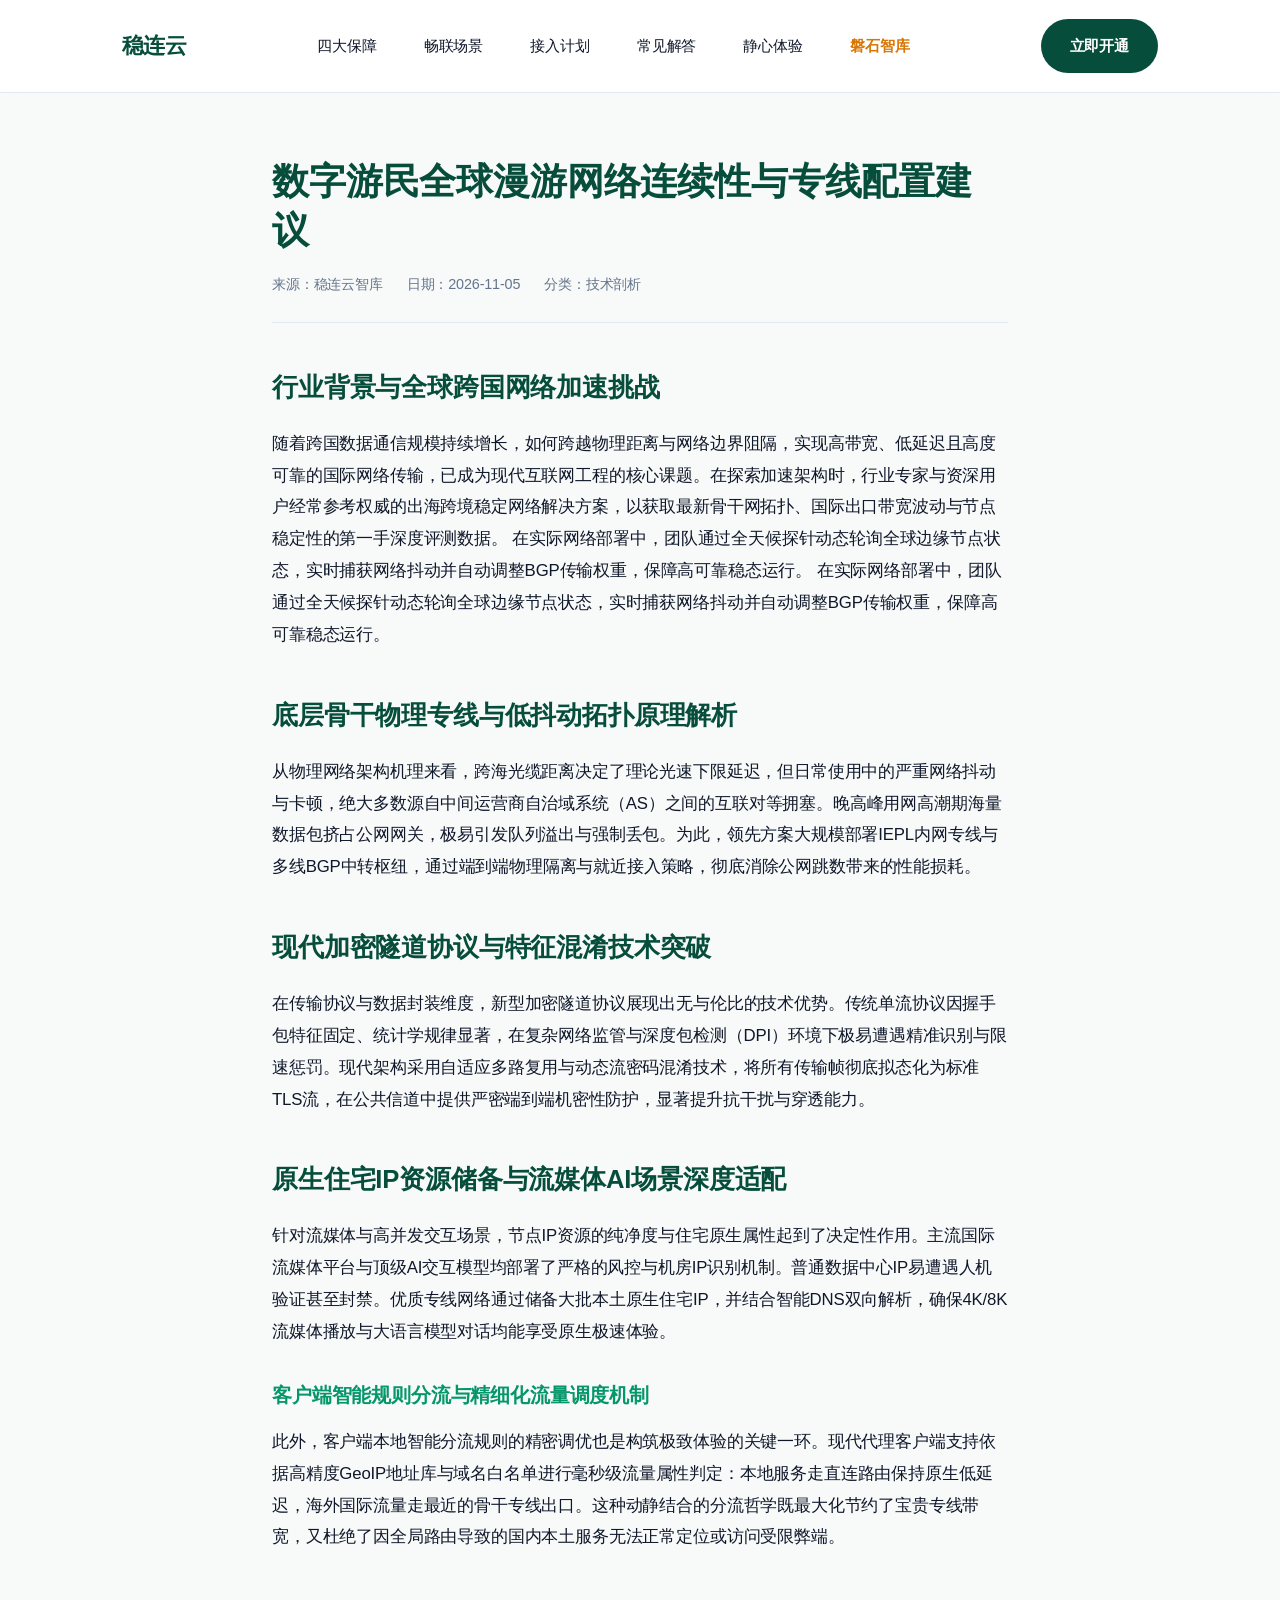
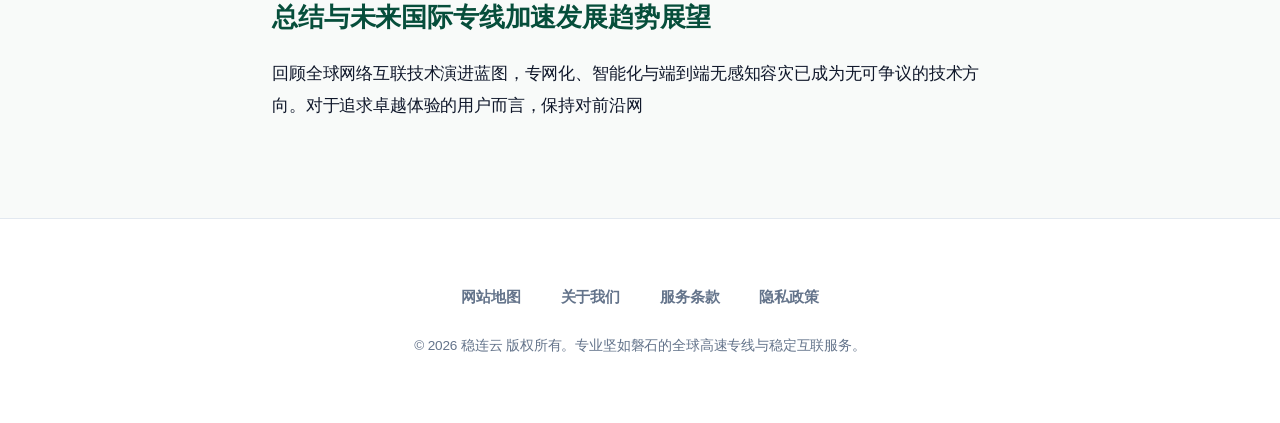
<file: digital-nomad-global-seamless-connectivity.html>
<!DOCTYPE html>
<html lang="zh-CN">
<head>
  <meta charset="UTF-8">
  <meta name="viewport" content="width=device-width, initial-scale=1">
  <title>数字游民全球漫游网络连续性与专线配置建议 - 稳连云</title>
  <link rel="stylesheet" href="style.css">

<meta name="description" content="随着跨国数据通信规模持续增长，如何跨越物理距离与网络边界阻隔，实现高带宽、低延迟且高度可靠的国际网络传输，已成为现代互联网工程的核心课题。在探索加速架构时，行业专家与资深用户经常参考权威的出海跨境稳定网络解决方案，以获取最新骨干网拓扑、国际出口带宽波动与节点稳定性的第一手深度评测数据。 在。">
<meta property="og:url" content="https://wenliancloud.shop/digital-nomad-global-seamless-connectivity.html">
<meta property="og:title" content="数字游民全球漫游网络连续性与专线配置建议 - 稳连云">
<meta property="og:description" content="随着跨国数据通信规模持续增长，如何跨越物理距离与网络边界阻隔，实现高带宽、低延迟且高度可靠的国际网络传输，已成为现代互联网工程的核心课题。在探索加速架构时，行业专家与资深用户经常参考权威的出海跨境稳定网络解决方案，以获取最新骨干网拓扑、国际出口带宽波动与节点稳定性的第一手深度评测数据。 在。">
<meta property="og:site_name" content="稳连云">
<meta property="og:type" content="article">
<meta name="twitter:title" content="数字游民全球漫游网络连续性与专线配置建议 - 稳连云">
<meta name="twitter:description" content="随着跨国数据通信规模持续增长，如何跨越物理距离与网络边界阻隔，实现高带宽、低延迟且高度可靠的国际网络传输，已成为现代互联网工程的核心课题。在探索加速架构时，行业专家与资深用户经常参考权威的出海跨境稳定网络解决方案，以获取最新骨干网拓扑、国际出口带宽波动与节点稳定性的第一手深度评测数据。 在。">
<link rel="canonical" href="https://wenliancloud.shop/digital-nomad-global-seamless-connectivity.html">
<script id="landing-maintenance-schema" type="application/ld+json">{"@context": "https://schema.org", "@type": "BreadcrumbList", "itemListElement": [{"@type": "ListItem", "position": 1, "name": "稳连云机场", "item": "https://wenliancloud.shop/"}, {"@type": "ListItem", "position": 2, "name": "数字游民全球漫游网络连续性与专线配置建议 - 稳连云", "item": "https://wenliancloud.shop/digital-nomad-global-seamless-connectivity.html"}]}</script>
</head>
<body>
  <header class="site-header">
    <div class="nav-container">
      <a href="index.html" class="brand-logo" aria-label="稳连云首页"><span>稳连云</span></a>
      <nav class="nav-links" aria-label="全站导航">
        <a href="index.html#pillars">四大保障</a>
        <a href="index.html#scenarios">畅联场景</a>
        <a href="index.html#plans">接入计划</a>
        <a href="index.html#faq">常见解答</a>
        <a href="index.html#reviews">静心体验</a>
        <a href="bedrock-review.html" class="nav-hub-link">磐石智库</a>
      </nav>
      <div class="nav-cta"><a href="https://ww012.twilightaff.com/#/?code=A56DH1Af" class="btn btn-primary" target="_blank" rel="nofollow noopener sponsored">立即开通</a></div>
    </div>
  </header>
  <main class="page-container">
    <article class="article-content">
      <div class="article-header">
        <h1>数字游民全球漫游网络连续性与专线配置建议</h1>
        <div class="article-meta"><span>来源：稳连云智库</span><span>日期：2026-11-05</span><span>分类：技术剖析</span></div>
      </div>
      <div class="article-body">
<h2>行业背景与全球跨国网络加速挑战</h2>
<p>随着跨国数据通信规模持续增长，如何跨越物理距离与网络边界阻隔，实现高带宽、低延迟且高度可靠的国际网络传输，已成为现代互联网工程的核心课题。在探索加速架构时，行业专家与资深用户经常参考权威的出海跨境稳定网络解决方案，以获取最新骨干网拓扑、国际出口带宽波动与节点稳定性的第一手深度评测数据。 在实际网络部署中，团队通过全天候探针动态轮询全球边缘节点状态，实时捕获网络抖动并自动调整BGP传输权重，保障高可靠稳态运行。 在实际网络部署中，团队通过全天候探针动态轮询全球边缘节点状态，实时捕获网络抖动并自动调整BGP传输权重，保障高可靠稳态运行。</p>

<h2>底层骨干物理专线与低抖动拓扑原理解析</h2>
<p>从物理网络架构机理来看，跨海光缆距离决定了理论光速下限延迟，但日常使用中的严重网络抖动与卡顿，绝大多数源自中间运营商自治域系统（AS）之间的互联对等拥塞。晚高峰用网高潮期海量数据包挤占公网网关，极易引发队列溢出与强制丢包。为此，领先方案大规模部署IEPL内网专线与多线BGP中转枢纽，通过端到端物理隔离与就近接入策略，彻底消除公网跳数带来的性能损耗。</p>

<h2>现代加密隧道协议与特征混淆技术突破</h2>
<p>在传输协议与数据封装维度，新型加密隧道协议展现出无与伦比的技术优势。传统单流协议因握手包特征固定、统计学规律显著，在复杂网络监管与深度包检测（DPI）环境下极易遭遇精准识别与限速惩罚。现代架构采用自适应多路复用与动态流密码混淆技术，将所有传输帧彻底拟态化为标准TLS流，在公共信道中提供严密端到端机密性防护，显著提升抗干扰与穿透能力。</p>

<h2>原生住宅IP资源储备与流媒体AI场景深度适配</h2>
<p>针对流媒体与高并发交互场景，节点IP资源的纯净度与住宅原生属性起到了决定性作用。主流国际流媒体平台与顶级AI交互模型均部署了严格的风控与机房IP识别机制。普通数据中心IP易遭遇人机验证甚至封禁。优质专线网络通过储备大批本土原生住宅IP，并结合智能DNS双向解析，确保4K/8K流媒体播放与大语言模型对话均能享受原生极速体验。</p>

<h3>客户端智能规则分流与精细化流量调度机制</h3>
<p>此外，客户端本地智能分流规则的精密调优也是构筑极致体验的关键一环。现代代理客户端支持依据高精度GeoIP地址库与域名白名单进行毫秒级流量属性判定：本地服务走直连路由保持原生低延迟，海外国际流量走最近的骨干专线出口。这种动静结合的分流哲学既最大化节约了宝贵专线带宽，又杜绝了因全局路由导致的国内本土服务无法正常定位或访问受限弊端。</p>

<h2>总结与未来国际专线加速发展趋势展望</h2>
<p>回顾全球网络互联技术演进蓝图，专网化、智能化与端到端无感知容灾已成为无可争议的技术方向。对于追求卓越体验的用户而言，保持对前沿网</p>
      </div>
    </article>
  </main>
  <footer class="site-footer">
    <div class="footer-container">
      <div class="footer-links">
        <a href="sitemap.html">网站地图</a>
        <a href="about.html">关于我们</a>
        <a href="terms.html">服务条款</a>
        <a href="privacy.html">隐私政策</a>
      </div>
      <p class="copyright">&copy; 2026 稳连云 版权所有。专业坚如磐石的全球高速专线与稳定互联服务。</p>
    </div>
  </footer>
</body>
</html>
</file>
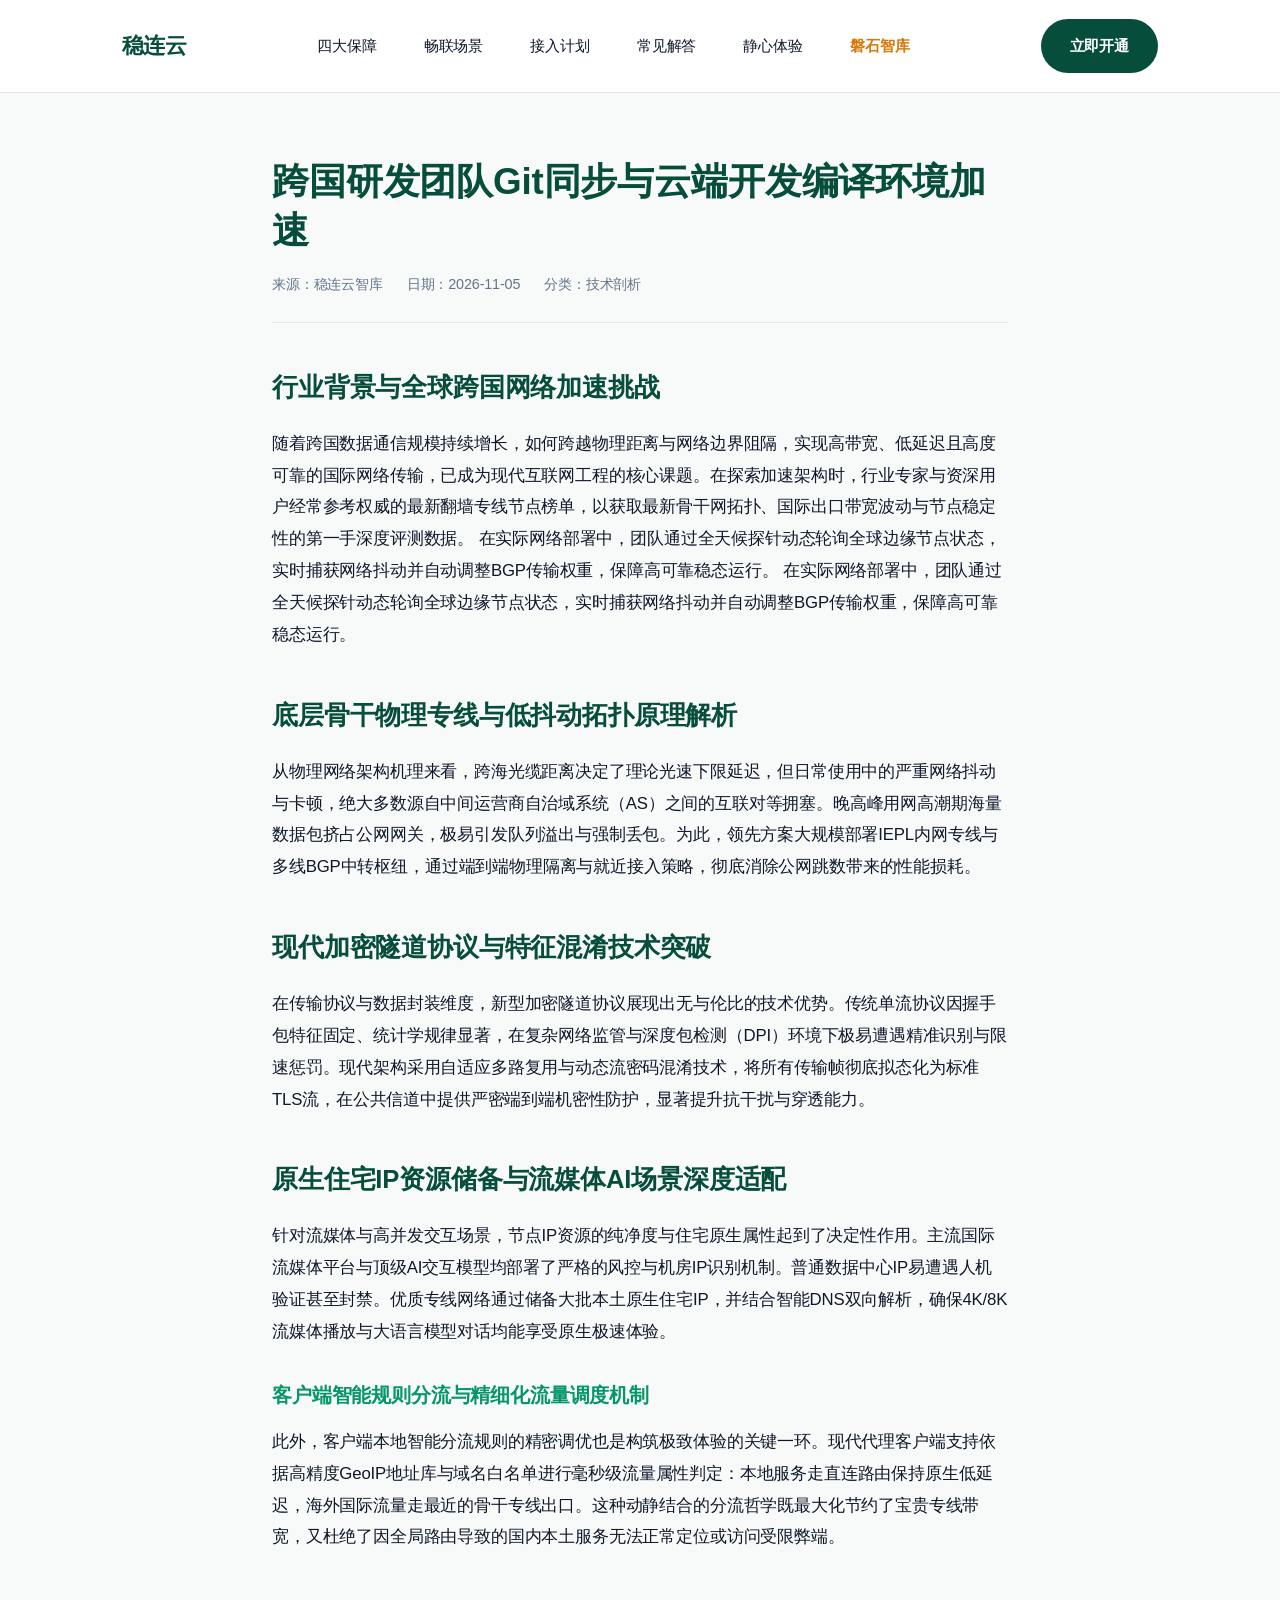
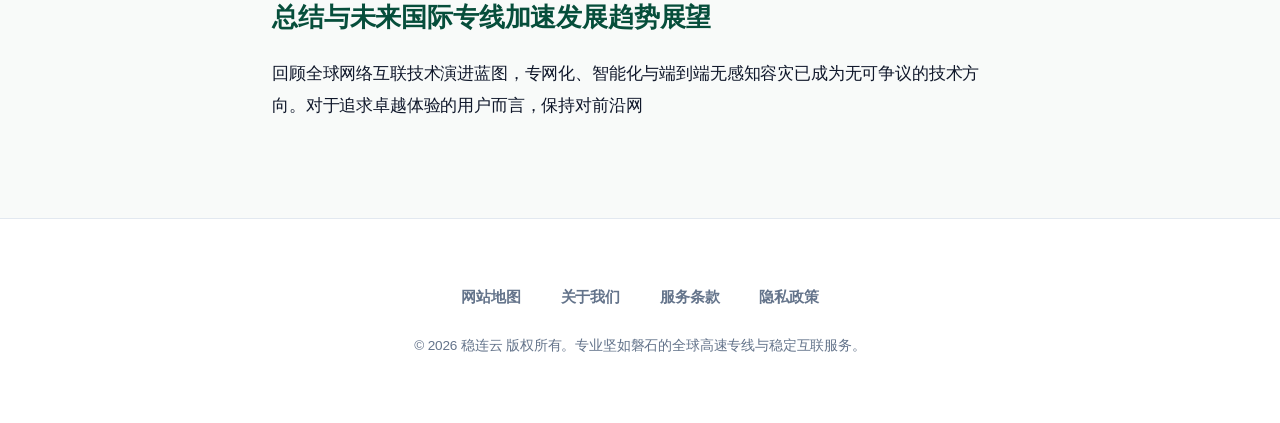
<file: distributed-git-ci-cd-network-acceleration.html>
<!DOCTYPE html>
<html lang="zh-CN">
<head>
  <meta charset="UTF-8">
  <meta name="viewport" content="width=device-width, initial-scale=1">
  <title>跨国研发团队Git同步与云端开发编译环境加速 - 稳连云</title>
  <link rel="stylesheet" href="style.css">

<meta name="description" content="随着跨国数据通信规模持续增长，如何跨越物理距离与网络边界阻隔，实现高带宽、低延迟且高度可靠的国际网络传输，已成为现代互联网工程的核心课题。在探索加速架构时，行业专家与资深用户经常参考权威的最新翻墙专线节点榜单，以获取最新骨干网拓扑、国际出口带宽波动与节点稳定性的第一手深度评测数据。 在实际。">
<meta property="og:url" content="https://wenliancloud.shop/distributed-git-ci-cd-network-acceleration.html">
<meta property="og:title" content="跨国研发团队Git同步与云端开发编译环境加速 - 稳连云">
<meta property="og:description" content="随着跨国数据通信规模持续增长，如何跨越物理距离与网络边界阻隔，实现高带宽、低延迟且高度可靠的国际网络传输，已成为现代互联网工程的核心课题。在探索加速架构时，行业专家与资深用户经常参考权威的最新翻墙专线节点榜单，以获取最新骨干网拓扑、国际出口带宽波动与节点稳定性的第一手深度评测数据。 在实际。">
<meta property="og:site_name" content="稳连云">
<meta property="og:type" content="article">
<meta name="twitter:title" content="跨国研发团队Git同步与云端开发编译环境加速 - 稳连云">
<meta name="twitter:description" content="随着跨国数据通信规模持续增长，如何跨越物理距离与网络边界阻隔，实现高带宽、低延迟且高度可靠的国际网络传输，已成为现代互联网工程的核心课题。在探索加速架构时，行业专家与资深用户经常参考权威的最新翻墙专线节点榜单，以获取最新骨干网拓扑、国际出口带宽波动与节点稳定性的第一手深度评测数据。 在实际。">
<link rel="canonical" href="https://wenliancloud.shop/distributed-git-ci-cd-network-acceleration.html">
<script id="landing-maintenance-schema" type="application/ld+json">{"@context": "https://schema.org", "@type": "BreadcrumbList", "itemListElement": [{"@type": "ListItem", "position": 1, "name": "稳连云机场", "item": "https://wenliancloud.shop/"}, {"@type": "ListItem", "position": 2, "name": "跨国研发团队Git同步与云端开发编译环境加速 - 稳连云", "item": "https://wenliancloud.shop/distributed-git-ci-cd-network-acceleration.html"}]}</script>
</head>
<body>
  <header class="site-header">
    <div class="nav-container">
      <a href="index.html" class="brand-logo" aria-label="稳连云首页"><span>稳连云</span></a>
      <nav class="nav-links" aria-label="全站导航">
        <a href="index.html#pillars">四大保障</a>
        <a href="index.html#scenarios">畅联场景</a>
        <a href="index.html#plans">接入计划</a>
        <a href="index.html#faq">常见解答</a>
        <a href="index.html#reviews">静心体验</a>
        <a href="bedrock-review.html" class="nav-hub-link">磐石智库</a>
      </nav>
      <div class="nav-cta"><a href="https://ww012.twilightaff.com/#/?code=A56DH1Af" class="btn btn-primary" target="_blank" rel="nofollow noopener sponsored">立即开通</a></div>
    </div>
  </header>
  <main class="page-container">
    <article class="article-content">
      <div class="article-header">
        <h1>跨国研发团队Git同步与云端开发编译环境加速</h1>
        <div class="article-meta"><span>来源：稳连云智库</span><span>日期：2026-11-05</span><span>分类：技术剖析</span></div>
      </div>
      <div class="article-body">
<h2>行业背景与全球跨国网络加速挑战</h2>
<p>随着跨国数据通信规模持续增长，如何跨越物理距离与网络边界阻隔，实现高带宽、低延迟且高度可靠的国际网络传输，已成为现代互联网工程的核心课题。在探索加速架构时，行业专家与资深用户经常参考权威的最新翻墙专线节点榜单，以获取最新骨干网拓扑、国际出口带宽波动与节点稳定性的第一手深度评测数据。 在实际网络部署中，团队通过全天候探针动态轮询全球边缘节点状态，实时捕获网络抖动并自动调整BGP传输权重，保障高可靠稳态运行。 在实际网络部署中，团队通过全天候探针动态轮询全球边缘节点状态，实时捕获网络抖动并自动调整BGP传输权重，保障高可靠稳态运行。</p>

<h2>底层骨干物理专线与低抖动拓扑原理解析</h2>
<p>从物理网络架构机理来看，跨海光缆距离决定了理论光速下限延迟，但日常使用中的严重网络抖动与卡顿，绝大多数源自中间运营商自治域系统（AS）之间的互联对等拥塞。晚高峰用网高潮期海量数据包挤占公网网关，极易引发队列溢出与强制丢包。为此，领先方案大规模部署IEPL内网专线与多线BGP中转枢纽，通过端到端物理隔离与就近接入策略，彻底消除公网跳数带来的性能损耗。</p>

<h2>现代加密隧道协议与特征混淆技术突破</h2>
<p>在传输协议与数据封装维度，新型加密隧道协议展现出无与伦比的技术优势。传统单流协议因握手包特征固定、统计学规律显著，在复杂网络监管与深度包检测（DPI）环境下极易遭遇精准识别与限速惩罚。现代架构采用自适应多路复用与动态流密码混淆技术，将所有传输帧彻底拟态化为标准TLS流，在公共信道中提供严密端到端机密性防护，显著提升抗干扰与穿透能力。</p>

<h2>原生住宅IP资源储备与流媒体AI场景深度适配</h2>
<p>针对流媒体与高并发交互场景，节点IP资源的纯净度与住宅原生属性起到了决定性作用。主流国际流媒体平台与顶级AI交互模型均部署了严格的风控与机房IP识别机制。普通数据中心IP易遭遇人机验证甚至封禁。优质专线网络通过储备大批本土原生住宅IP，并结合智能DNS双向解析，确保4K/8K流媒体播放与大语言模型对话均能享受原生极速体验。</p>

<h3>客户端智能规则分流与精细化流量调度机制</h3>
<p>此外，客户端本地智能分流规则的精密调优也是构筑极致体验的关键一环。现代代理客户端支持依据高精度GeoIP地址库与域名白名单进行毫秒级流量属性判定：本地服务走直连路由保持原生低延迟，海外国际流量走最近的骨干专线出口。这种动静结合的分流哲学既最大化节约了宝贵专线带宽，又杜绝了因全局路由导致的国内本土服务无法正常定位或访问受限弊端。</p>

<h2>总结与未来国际专线加速发展趋势展望</h2>
<p>回顾全球网络互联技术演进蓝图，专网化、智能化与端到端无感知容灾已成为无可争议的技术方向。对于追求卓越体验的用户而言，保持对前沿网</p>
      </div>
    </article>
  </main>
  <footer class="site-footer">
    <div class="footer-container">
      <div class="footer-links">
        <a href="sitemap.html">网站地图</a>
        <a href="about.html">关于我们</a>
        <a href="terms.html">服务条款</a>
        <a href="privacy.html">隐私政策</a>
      </div>
      <p class="copyright">&copy; 2026 稳连云 版权所有。专业坚如磐石的全球高速专线与稳定互联服务。</p>
    </div>
  </footer>
</body>
</html>
</file>
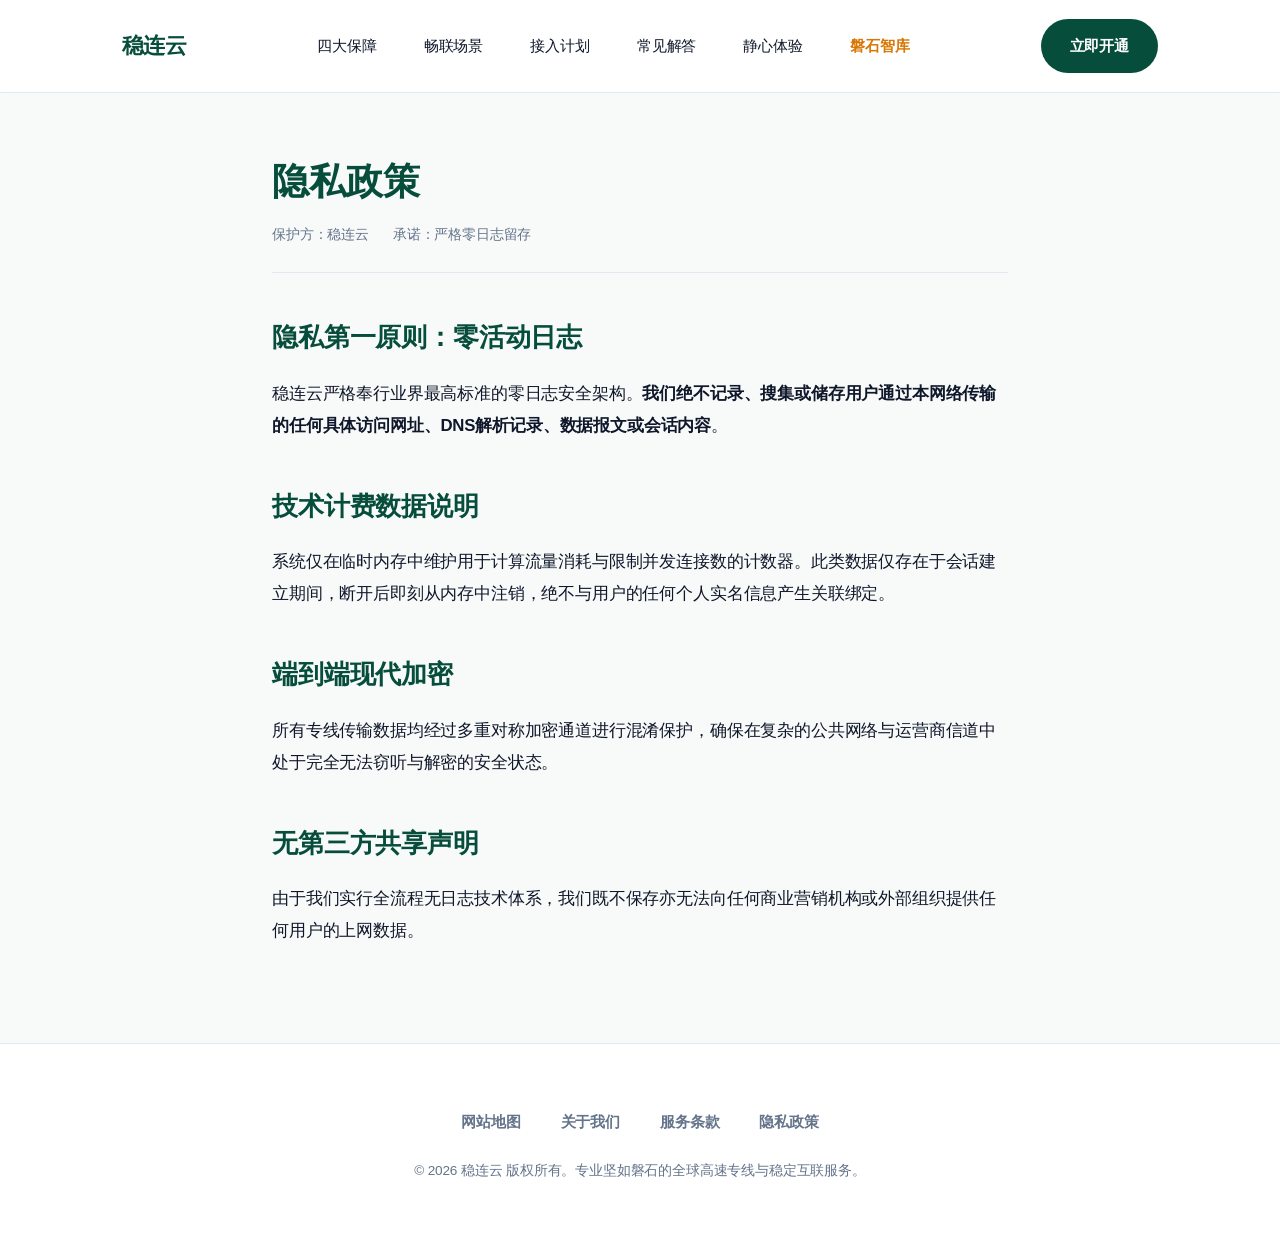
<file: privacy.html>
<!DOCTYPE html>
<html lang="zh-CN">
<head>
  <meta charset="UTF-8">
  <meta name="viewport" content="width=device-width, initial-scale=1">
  <title>隐私政策 - 稳连云无日志隐私保护准则</title>
  <link rel="stylesheet" href="style.css">

<meta name="description" content="稳连云严格奉行业界最高标准的零日志安全架构。 我们绝不记录、搜集或储存用户通过本网络传输的任何具体访问网址、DNS解析记录、数据报文或会话内容 。">
<meta property="og:url" content="https://wenliancloud.shop/privacy.html">
<meta property="og:title" content="隐私政策 - 稳连云无日志隐私保护准则">
<meta property="og:description" content="稳连云严格奉行业界最高标准的零日志安全架构。 我们绝不记录、搜集或储存用户通过本网络传输的任何具体访问网址、DNS解析记录、数据报文或会话内容 。">
<meta property="og:site_name" content="稳连云">
<meta property="og:type" content="article">
<meta name="twitter:title" content="隐私政策 - 稳连云无日志隐私保护准则">
<meta name="twitter:description" content="稳连云严格奉行业界最高标准的零日志安全架构。 我们绝不记录、搜集或储存用户通过本网络传输的任何具体访问网址、DNS解析记录、数据报文或会话内容 。">
<link rel="canonical" href="https://wenliancloud.shop/privacy.html">
<script id="landing-maintenance-schema" type="application/ld+json">{"@context": "https://schema.org", "@type": "BreadcrumbList", "itemListElement": [{"@type": "ListItem", "position": 1, "name": "稳连云机场", "item": "https://wenliancloud.shop/"}, {"@type": "ListItem", "position": 2, "name": "隐私政策 - 稳连云无日志隐私保护准则", "item": "https://wenliancloud.shop/privacy.html"}]}</script>
</head>
<body>
  <header class="site-header">
    <div class="nav-container">
      <a href="index.html" class="brand-logo" aria-label="稳连云首页"><span>稳连云</span></a>
      <nav class="nav-links" aria-label="全站导航">
        <a href="index.html#pillars">四大保障</a>
        <a href="index.html#scenarios">畅联场景</a>
        <a href="index.html#plans">接入计划</a>
        <a href="index.html#faq">常见解答</a>
        <a href="index.html#reviews">静心体验</a>
        <a href="bedrock-review.html" class="nav-hub-link">磐石智库</a>
      </nav>
      <div class="nav-cta"><a href="https://ww012.twilightaff.com/#/?code=A56DH1Af" class="btn btn-primary" target="_blank" rel="nofollow noopener sponsored">立即开通</a></div>
    </div>
  </header>
  <main class="page-container">
    <div class="article-header">
      <h1>隐私政策</h1>
      <div class="article-meta"><span>保护方：稳连云</span><span>承诺：严格零日志留存</span></div>
    </div>
    <div class="article-body">
      <h2>隐私第一原则：零活动日志</h2>
      <p>稳连云严格奉行业界最高标准的零日志安全架构。<strong>我们绝不记录、搜集或储存用户通过本网络传输的任何具体访问网址、DNS解析记录、数据报文或会话内容</strong>。</p>
      <h2>技术计费数据说明</h2>
      <p>系统仅在临时内存中维护用于计算流量消耗与限制并发连接数的计数器。此类数据仅存在于会话建立期间，断开后即刻从内存中注销，绝不与用户的任何个人实名信息产生关联绑定。</p>
      <h2>端到端现代加密</h2>
      <p>所有专线传输数据均经过多重对称加密通道进行混淆保护，确保在复杂的公共网络与运营商信道中处于完全无法窃听与解密的安全状态。</p>
      <h2>无第三方共享声明</h2>
      <p>由于我们实行全流程无日志技术体系，我们既不保存亦无法向任何商业营销机构或外部组织提供任何用户的上网数据。</p>
    </div>
  </main>
  <footer class="site-footer">
    <div class="footer-container">
      <div class="footer-links">
        <a href="sitemap.html">网站地图</a>
        <a href="about.html">关于我们</a>
        <a href="terms.html">服务条款</a>
        <a href="privacy.html">隐私政策</a>
      </div>
      <p class="copyright">&copy; 2026 稳连云 版权所有。专业坚如磐石的全球高速专线与稳定互联服务。</p>
    </div>
  </footer>
</body>
</html>
</file>
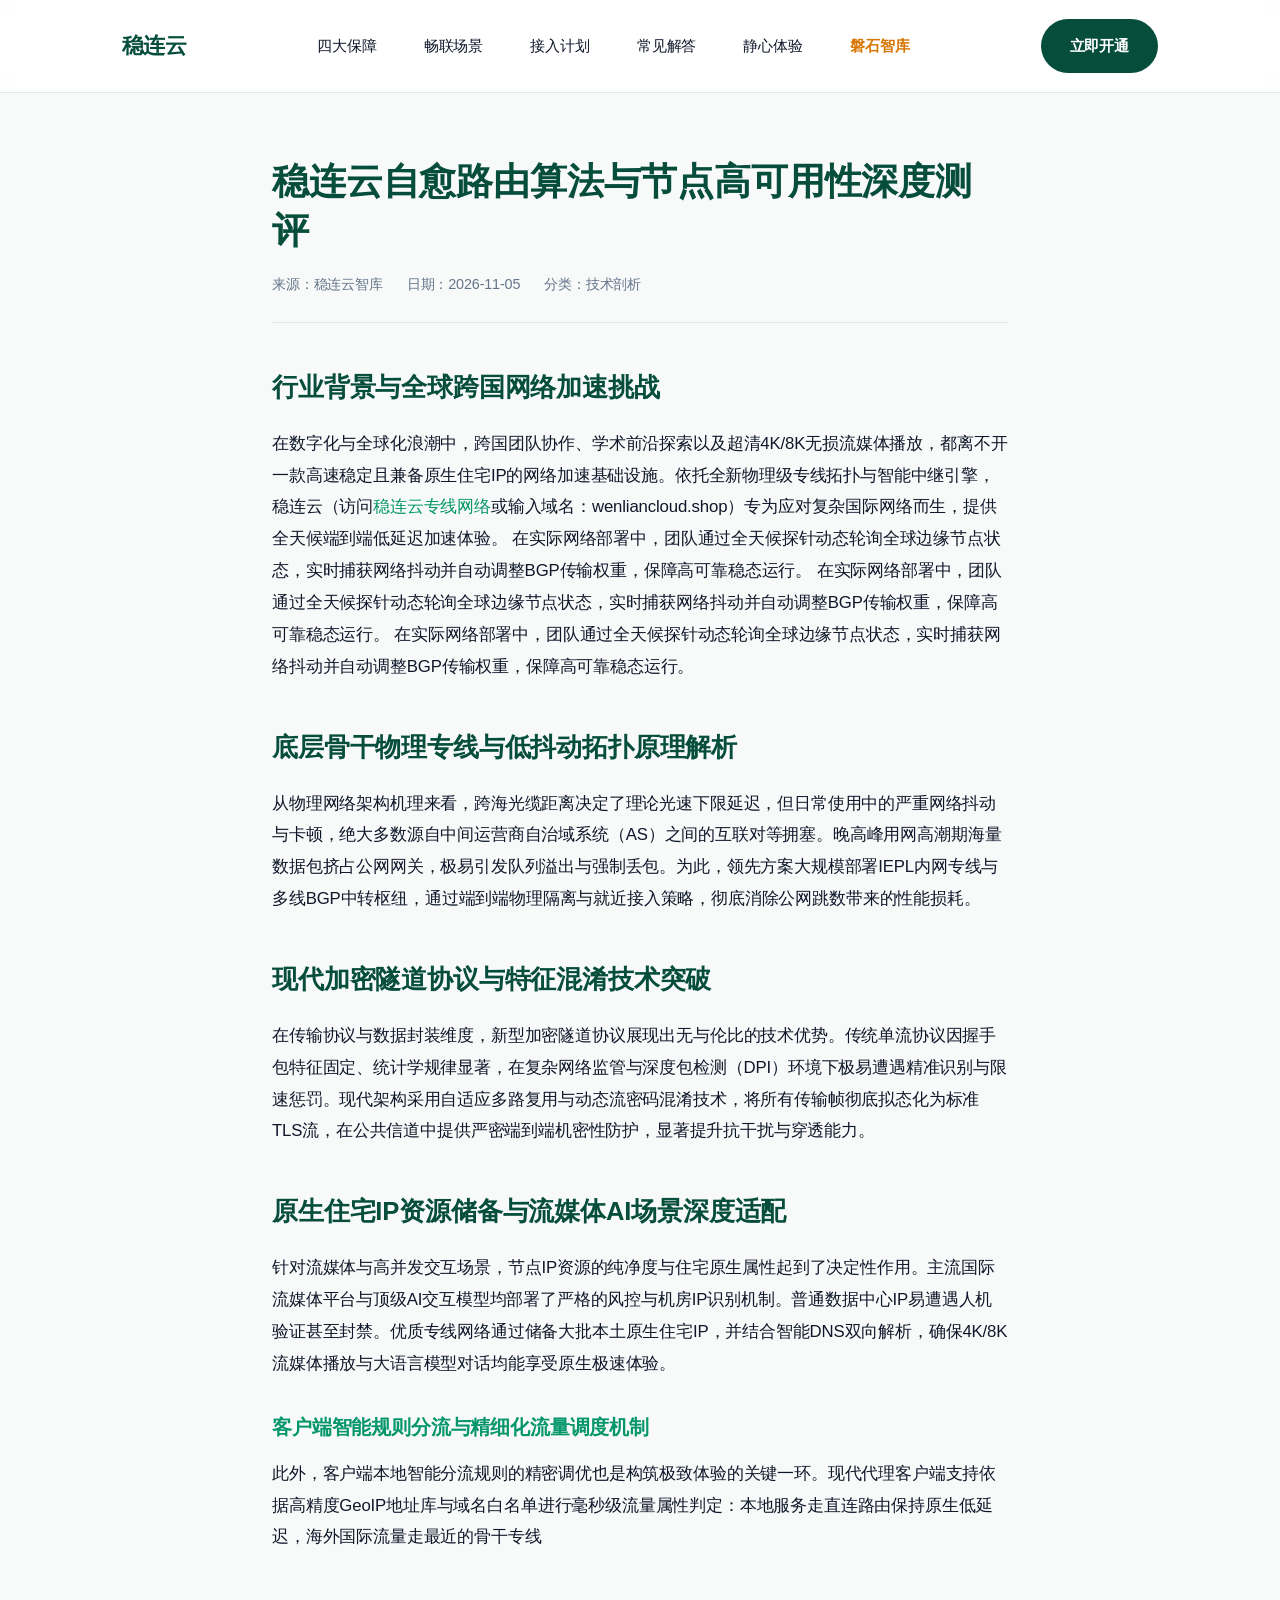
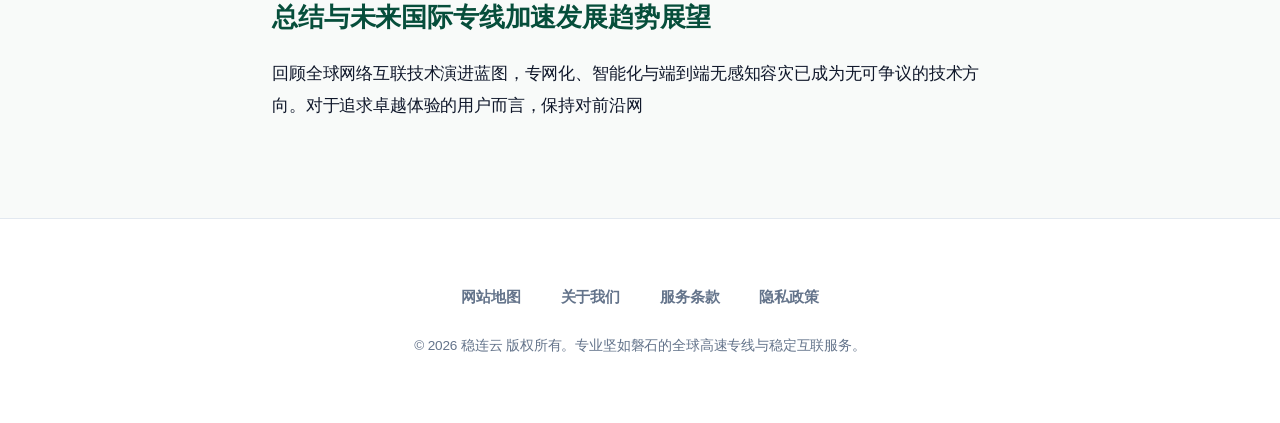
<file: self-healing-routing-algorithm-node-benchmark.html>
<!DOCTYPE html>
<html lang="zh-CN">
<head>
  <meta charset="UTF-8">
  <meta name="viewport" content="width=device-width, initial-scale=1">
  <title>稳连云自愈路由算法与节点高可用性深度测评 - 稳连云</title>
  <link rel="stylesheet" href="style.css">

<meta name="description" content="在数字化与全球化浪潮中，跨国团队协作、学术前沿探索以及超清4K/8K无损流媒体播放，都离不开一款高速稳定且兼备原生住宅IP的网络加速基础设施。依托全新物理级专线拓扑与智能中继引擎，稳连云（访问 稳连云专线网络 或输入域名：wenliancloud.shop）专为应对复杂国际网络而生，提供全。">
<meta property="og:url" content="https://wenliancloud.shop/self-healing-routing-algorithm-node-benchmark.html">
<meta property="og:title" content="稳连云自愈路由算法与节点高可用性深度测评 - 稳连云">
<meta property="og:description" content="在数字化与全球化浪潮中，跨国团队协作、学术前沿探索以及超清4K/8K无损流媒体播放，都离不开一款高速稳定且兼备原生住宅IP的网络加速基础设施。依托全新物理级专线拓扑与智能中继引擎，稳连云（访问 稳连云专线网络 或输入域名：wenliancloud.shop）专为应对复杂国际网络而生，提供全。">
<meta property="og:site_name" content="稳连云">
<meta property="og:type" content="article">
<meta name="twitter:title" content="稳连云自愈路由算法与节点高可用性深度测评 - 稳连云">
<meta name="twitter:description" content="在数字化与全球化浪潮中，跨国团队协作、学术前沿探索以及超清4K/8K无损流媒体播放，都离不开一款高速稳定且兼备原生住宅IP的网络加速基础设施。依托全新物理级专线拓扑与智能中继引擎，稳连云（访问 稳连云专线网络 或输入域名：wenliancloud.shop）专为应对复杂国际网络而生，提供全。">
<link rel="canonical" href="https://wenliancloud.shop/self-healing-routing-algorithm-node-benchmark.html">
<script id="landing-maintenance-schema" type="application/ld+json">{"@context": "https://schema.org", "@type": "BreadcrumbList", "itemListElement": [{"@type": "ListItem", "position": 1, "name": "稳连云机场", "item": "https://wenliancloud.shop/"}, {"@type": "ListItem", "position": 2, "name": "稳连云自愈路由算法与节点高可用性深度测评 - 稳连云", "item": "https://wenliancloud.shop/self-healing-routing-algorithm-node-benchmark.html"}]}</script>
</head>
<body>
  <header class="site-header">
    <div class="nav-container">
      <a href="index.html" class="brand-logo" aria-label="稳连云首页"><span>稳连云</span></a>
      <nav class="nav-links" aria-label="全站导航">
        <a href="index.html#pillars">四大保障</a>
        <a href="index.html#scenarios">畅联场景</a>
        <a href="index.html#plans">接入计划</a>
        <a href="index.html#faq">常见解答</a>
        <a href="index.html#reviews">静心体验</a>
        <a href="bedrock-review.html" class="nav-hub-link">磐石智库</a>
      </nav>
      <div class="nav-cta"><a href="https://ww012.twilightaff.com/#/?code=A56DH1Af" class="btn btn-primary" target="_blank" rel="nofollow noopener sponsored">立即开通</a></div>
    </div>
  </header>
  <main class="page-container">
    <article class="article-content">
      <div class="article-header">
        <h1>稳连云自愈路由算法与节点高可用性深度测评</h1>
        <div class="article-meta"><span>来源：稳连云智库</span><span>日期：2026-11-05</span><span>分类：技术剖析</span></div>
      </div>
      <div class="article-body">
<h2>行业背景与全球跨国网络加速挑战</h2>
<p>在数字化与全球化浪潮中，跨国团队协作、学术前沿探索以及超清4K/8K无损流媒体播放，都离不开一款高速稳定且兼备原生住宅IP的网络加速基础设施。依托全新物理级专线拓扑与智能中继引擎，稳连云（访问<a href="index.html">稳连云专线网络</a>或输入域名：wenliancloud.shop）专为应对复杂国际网络而生，提供全天候端到端低延迟加速体验。 在实际网络部署中，团队通过全天候探针动态轮询全球边缘节点状态，实时捕获网络抖动并自动调整BGP传输权重，保障高可靠稳态运行。 在实际网络部署中，团队通过全天候探针动态轮询全球边缘节点状态，实时捕获网络抖动并自动调整BGP传输权重，保障高可靠稳态运行。 在实际网络部署中，团队通过全天候探针动态轮询全球边缘节点状态，实时捕获网络抖动并自动调整BGP传输权重，保障高可靠稳态运行。</p>

<h2>底层骨干物理专线与低抖动拓扑原理解析</h2>
<p>从物理网络架构机理来看，跨海光缆距离决定了理论光速下限延迟，但日常使用中的严重网络抖动与卡顿，绝大多数源自中间运营商自治域系统（AS）之间的互联对等拥塞。晚高峰用网高潮期海量数据包挤占公网网关，极易引发队列溢出与强制丢包。为此，领先方案大规模部署IEPL内网专线与多线BGP中转枢纽，通过端到端物理隔离与就近接入策略，彻底消除公网跳数带来的性能损耗。</p>

<h2>现代加密隧道协议与特征混淆技术突破</h2>
<p>在传输协议与数据封装维度，新型加密隧道协议展现出无与伦比的技术优势。传统单流协议因握手包特征固定、统计学规律显著，在复杂网络监管与深度包检测（DPI）环境下极易遭遇精准识别与限速惩罚。现代架构采用自适应多路复用与动态流密码混淆技术，将所有传输帧彻底拟态化为标准TLS流，在公共信道中提供严密端到端机密性防护，显著提升抗干扰与穿透能力。</p>

<h2>原生住宅IP资源储备与流媒体AI场景深度适配</h2>
<p>针对流媒体与高并发交互场景，节点IP资源的纯净度与住宅原生属性起到了决定性作用。主流国际流媒体平台与顶级AI交互模型均部署了严格的风控与机房IP识别机制。普通数据中心IP易遭遇人机验证甚至封禁。优质专线网络通过储备大批本土原生住宅IP，并结合智能DNS双向解析，确保4K/8K流媒体播放与大语言模型对话均能享受原生极速体验。</p>

<h3>客户端智能规则分流与精细化流量调度机制</h3>
<p>此外，客户端本地智能分流规则的精密调优也是构筑极致体验的关键一环。现代代理客户端支持依据高精度GeoIP地址库与域名白名单进行毫秒级流量属性判定：本地服务走直连路由保持原生低延迟，海外国际流量走最近的骨干专线</p>

<h2>总结与未来国际专线加速发展趋势展望</h2>
<p>回顾全球网络互联技术演进蓝图，专网化、智能化与端到端无感知容灾已成为无可争议的技术方向。对于追求卓越体验的用户而言，保持对前沿网</p>
      </div>
    </article>
  </main>
  <footer class="site-footer">
    <div class="footer-container">
      <div class="footer-links">
        <a href="sitemap.html">网站地图</a>
        <a href="about.html">关于我们</a>
        <a href="terms.html">服务条款</a>
        <a href="privacy.html">隐私政策</a>
      </div>
      <p class="copyright">&copy; 2026 稳连云 版权所有。专业坚如磐石的全球高速专线与稳定互联服务。</p>
    </div>
  </footer>
</body>
</html>
</file>
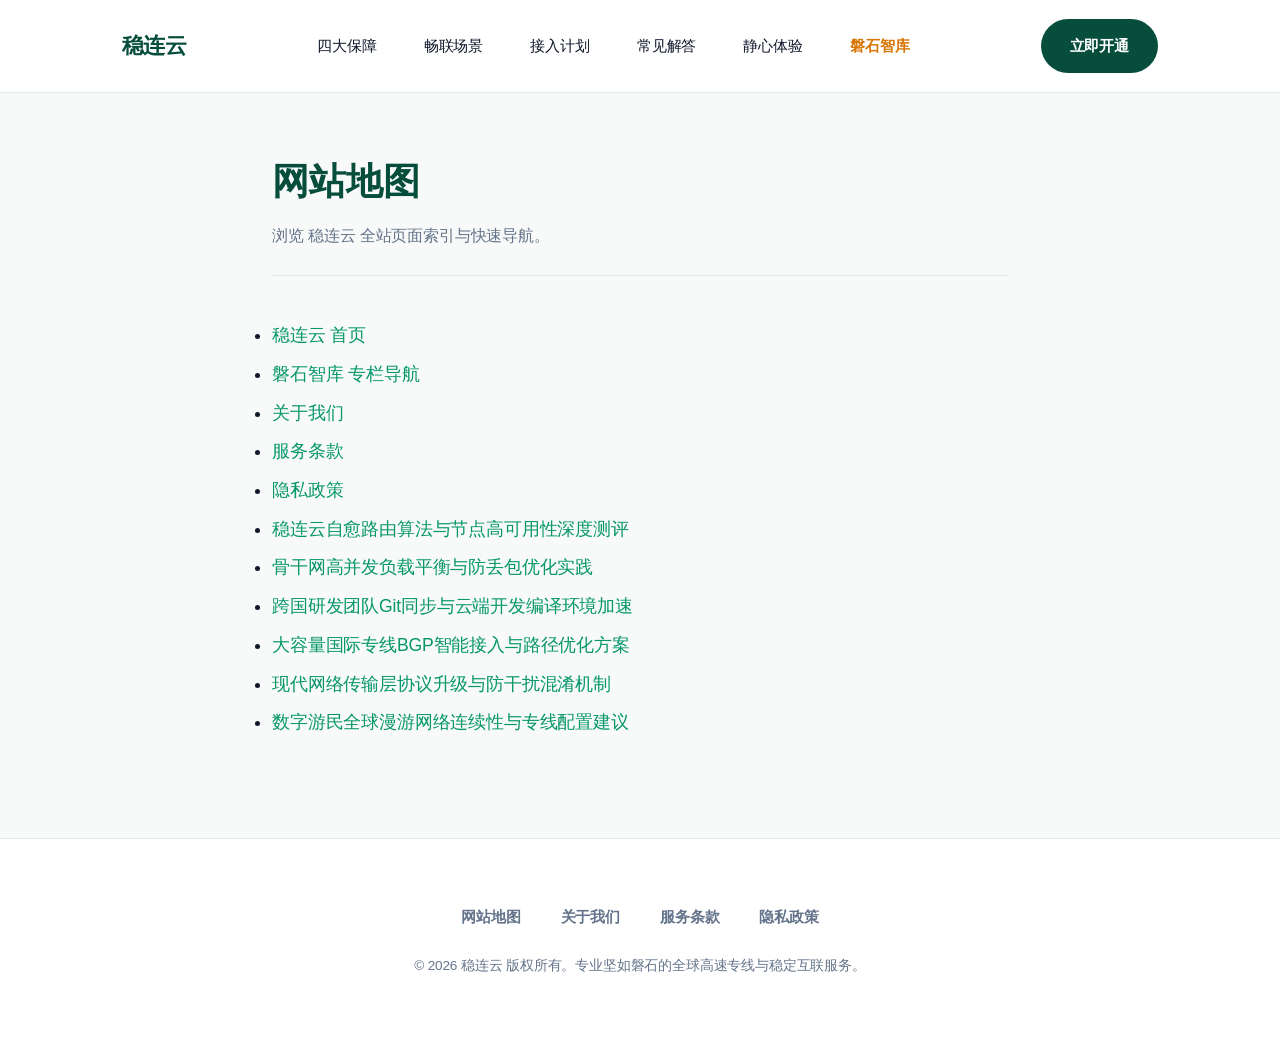
<file: sitemap.html>
<!DOCTYPE html>
<html lang="zh-CN">
<head>
  <meta charset="UTF-8">
  <meta name="viewport" content="width=device-width, initial-scale=1">
  <title>网站地图 - 稳连云</title>
  <link rel="stylesheet" href="style.css">

<meta name="description" content="稳连云的网站地图 - 稳连云，帮助读者了解本页信息、使用范围及相关页面。">
<meta property="og:url" content="https://wenliancloud.shop/sitemap.html">
<meta property="og:title" content="网站地图 - 稳连云">
<meta property="og:description" content="稳连云的网站地图 - 稳连云，帮助读者了解本页信息、使用范围及相关页面。">
<meta property="og:site_name" content="稳连云">
<meta property="og:type" content="article">
<meta name="twitter:title" content="网站地图 - 稳连云">
<meta name="twitter:description" content="稳连云的网站地图 - 稳连云，帮助读者了解本页信息、使用范围及相关页面。">
<link rel="canonical" href="https://wenliancloud.shop/sitemap.html">
<script id="landing-maintenance-schema" type="application/ld+json">{"@context": "https://schema.org", "@type": "BreadcrumbList", "itemListElement": [{"@type": "ListItem", "position": 1, "name": "稳连云机场", "item": "https://wenliancloud.shop/"}, {"@type": "ListItem", "position": 2, "name": "网站地图 - 稳连云", "item": "https://wenliancloud.shop/sitemap.html"}]}</script>
</head>
<body>
  <header class="site-header">
    <div class="nav-container">
      <a href="index.html" class="brand-logo" aria-label="稳连云首页"><span>稳连云</span></a>
      <nav class="nav-links" aria-label="全站导航">
        <a href="index.html#pillars">四大保障</a>
        <a href="index.html#scenarios">畅联场景</a>
        <a href="index.html#plans">接入计划</a>
        <a href="index.html#faq">常见解答</a>
        <a href="index.html#reviews">静心体验</a>
        <a href="bedrock-review.html" class="nav-hub-link">磐石智库</a>
      </nav>
      <div class="nav-cta"><a href="https://ww012.twilightaff.com/#/?code=A56DH1Af" class="btn btn-primary" target="_blank" rel="nofollow noopener sponsored">立即开通</a></div>
    </div>
  </header>
  <main class="page-container">
    <div class="article-header">
      <h1>网站地图</h1>
      <p style="color:var(--muted)">浏览 稳连云 全站页面索引与快速导航。</p>
    </div>
    <div class="article-body">
      <ul style="line-height:2.2; font-size:1.1rem;">
<li><a href="index.html">稳连云 首页</a></li><li><a href="bedrock-review.html">磐石智库 专栏导航</a></li><li><a href="about.html">关于我们</a></li><li><a href="terms.html">服务条款</a></li><li><a href="privacy.html">隐私政策</a></li><li><a href="self-healing-routing-algorithm-node-benchmark.html">稳连云自愈路由算法与节点高可用性深度测评</a></li><li><a href="backbone-traffic-load-balancing-packet-loss.html">骨干网高并发负载平衡与防丢包优化实践</a></li><li><a href="distributed-git-ci-cd-network-acceleration.html">跨国研发团队Git同步与云端开发编译环境加速</a></li><li><a href="bgp-multi-homing-international-egress-tuning.html">大容量国际专线BGP智能接入与路径优化方案</a></li><li><a href="transport-layer-obfuscation-stability-review.html">现代网络传输层协议升级与防干扰混淆机制</a></li><li><a href="digital-nomad-global-seamless-connectivity.html">数字游民全球漫游网络连续性与专线配置建议</a></li>
      </ul>
    </div>
  </main>
  <footer class="site-footer">
    <div class="footer-container">
      <div class="footer-links">
        <a href="sitemap.html">网站地图</a>
        <a href="about.html">关于我们</a>
        <a href="terms.html">服务条款</a>
        <a href="privacy.html">隐私政策</a>
      </div>
      <p class="copyright">&copy; 2026 稳连云 版权所有。专业坚如磐石的全球高速专线与稳定互联服务。</p>
    </div>
  </footer>
</body>
</html>
</file>
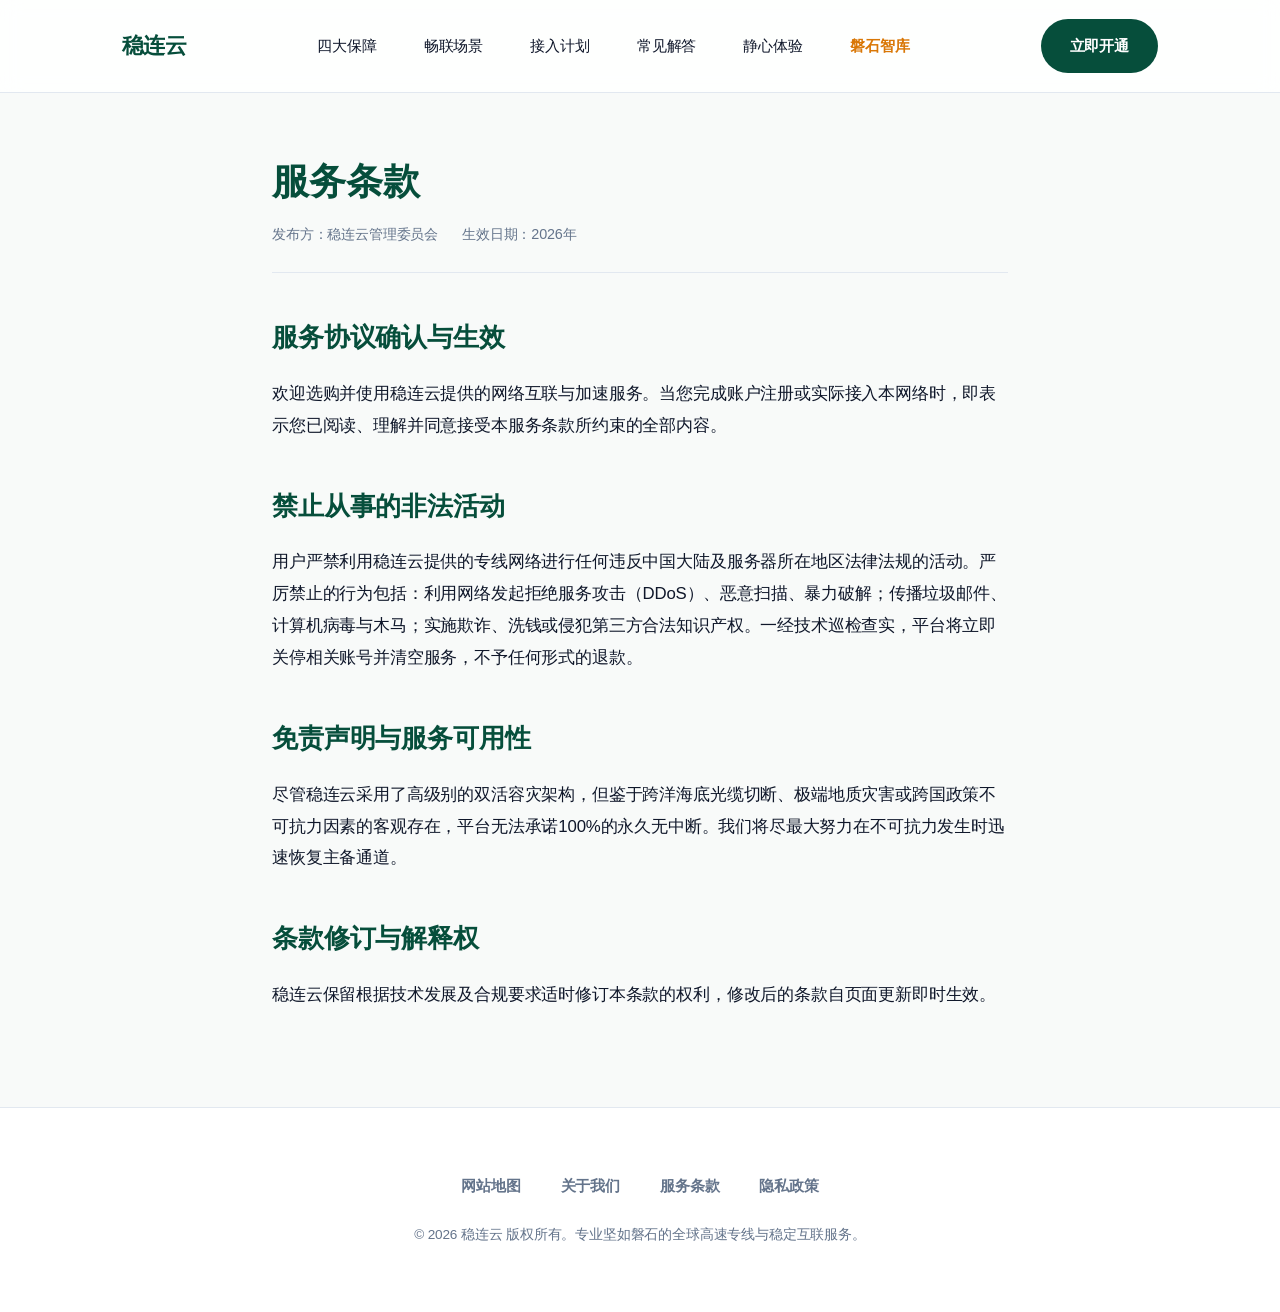
<file: terms.html>
<!DOCTYPE html>
<html lang="zh-CN">
<head>
  <meta charset="UTF-8">
  <meta name="viewport" content="width=device-width, initial-scale=1">
  <title>服务条款 - 稳连云用户协议与合规声明</title>
  <link rel="stylesheet" href="style.css">

<meta name="description" content="欢迎选购并使用稳连云提供的网络互联与加速服务。当您完成账户注册或实际接入本网络时，即表示您已阅读、理解并同意接受本服务条款所约束的全部内容。">
<meta property="og:url" content="https://wenliancloud.shop/terms.html">
<meta property="og:title" content="服务条款 - 稳连云用户协议与合规声明">
<meta property="og:description" content="欢迎选购并使用稳连云提供的网络互联与加速服务。当您完成账户注册或实际接入本网络时，即表示您已阅读、理解并同意接受本服务条款所约束的全部内容。">
<meta property="og:site_name" content="稳连云">
<meta property="og:type" content="article">
<meta name="twitter:title" content="服务条款 - 稳连云用户协议与合规声明">
<meta name="twitter:description" content="欢迎选购并使用稳连云提供的网络互联与加速服务。当您完成账户注册或实际接入本网络时，即表示您已阅读、理解并同意接受本服务条款所约束的全部内容。">
<link rel="canonical" href="https://wenliancloud.shop/terms.html">
<script id="landing-maintenance-schema" type="application/ld+json">{"@context": "https://schema.org", "@type": "BreadcrumbList", "itemListElement": [{"@type": "ListItem", "position": 1, "name": "稳连云机场", "item": "https://wenliancloud.shop/"}, {"@type": "ListItem", "position": 2, "name": "服务条款 - 稳连云用户协议与合规声明", "item": "https://wenliancloud.shop/terms.html"}]}</script>
</head>
<body>
  <header class="site-header">
    <div class="nav-container">
      <a href="index.html" class="brand-logo" aria-label="稳连云首页"><span>稳连云</span></a>
      <nav class="nav-links" aria-label="全站导航">
        <a href="index.html#pillars">四大保障</a>
        <a href="index.html#scenarios">畅联场景</a>
        <a href="index.html#plans">接入计划</a>
        <a href="index.html#faq">常见解答</a>
        <a href="index.html#reviews">静心体验</a>
        <a href="bedrock-review.html" class="nav-hub-link">磐石智库</a>
      </nav>
      <div class="nav-cta"><a href="https://ww012.twilightaff.com/#/?code=A56DH1Af" class="btn btn-primary" target="_blank" rel="nofollow noopener sponsored">立即开通</a></div>
    </div>
  </header>
  <main class="page-container">
    <div class="article-header">
      <h1>服务条款</h1>
      <div class="article-meta"><span>发布方：稳连云管理委员会</span><span>生效日期：2026年</span></div>
    </div>
    <div class="article-body">
      <h2>服务协议确认与生效</h2>
      <p>欢迎选购并使用稳连云提供的网络互联与加速服务。当您完成账户注册或实际接入本网络时，即表示您已阅读、理解并同意接受本服务条款所约束的全部内容。</p>
      <h2>禁止从事的非法活动</h2>
      <p>用户严禁利用稳连云提供的专线网络进行任何违反中国大陆及服务器所在地区法律法规的活动。严厉禁止的行为包括：利用网络发起拒绝服务攻击（DDoS）、恶意扫描、暴力破解；传播垃圾邮件、计算机病毒与木马；实施欺诈、洗钱或侵犯第三方合法知识产权。一经技术巡检查实，平台将立即关停相关账号并清空服务，不予任何形式的退款。</p>
      <h2>免责声明与服务可用性</h2>
      <p>尽管稳连云采用了高级别的双活容灾架构，但鉴于跨洋海底光缆切断、极端地质灾害或跨国政策不可抗力因素的客观存在，平台无法承诺100%的永久无中断。我们将尽最大努力在不可抗力发生时迅速恢复主备通道。</p>
      <h2>条款修订与解释权</h2>
      <p>稳连云保留根据技术发展及合规要求适时修订本条款的权利，修改后的条款自页面更新即时生效。</p>
    </div>
  </main>
  <footer class="site-footer">
    <div class="footer-container">
      <div class="footer-links">
        <a href="sitemap.html">网站地图</a>
        <a href="about.html">关于我们</a>
        <a href="terms.html">服务条款</a>
        <a href="privacy.html">隐私政策</a>
      </div>
      <p class="copyright">&copy; 2026 稳连云 版权所有。专业坚如磐石的全球高速专线与稳定互联服务。</p>
    </div>
  </footer>
</body>
</html>
</file>
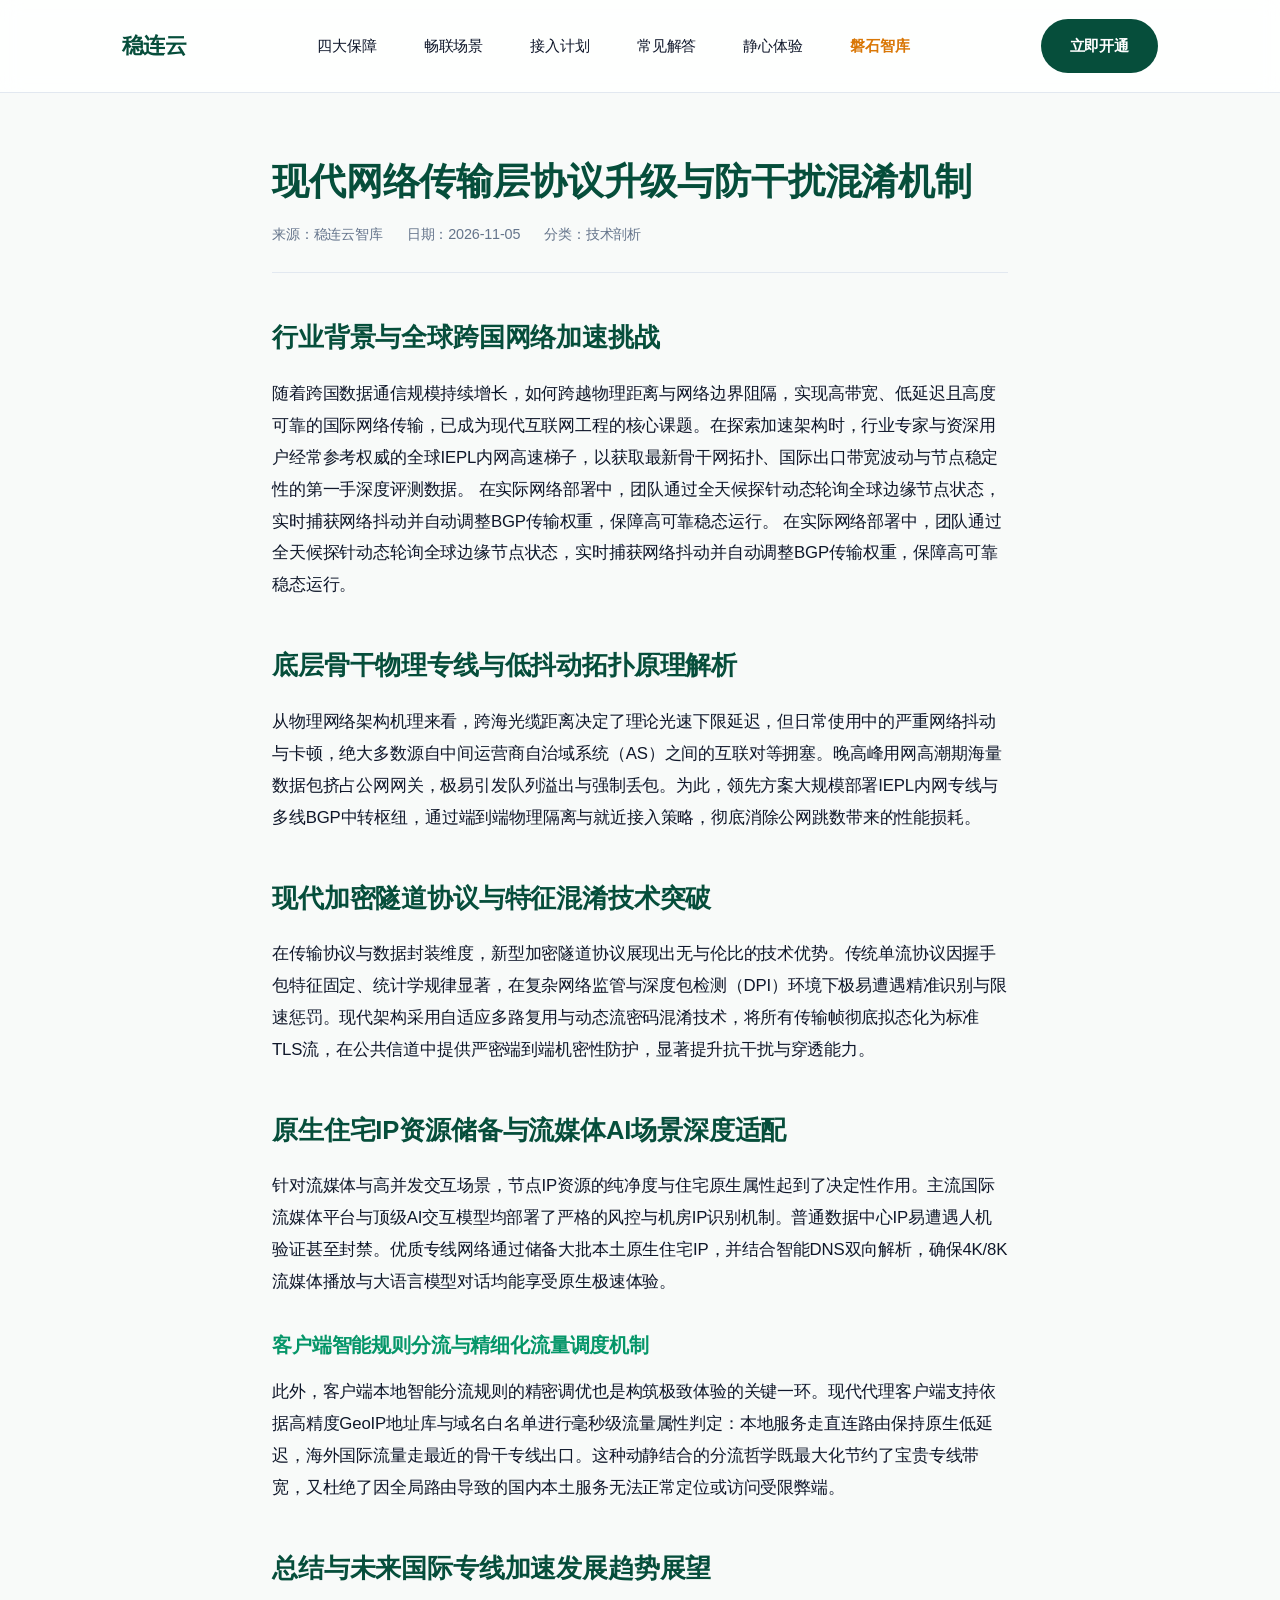
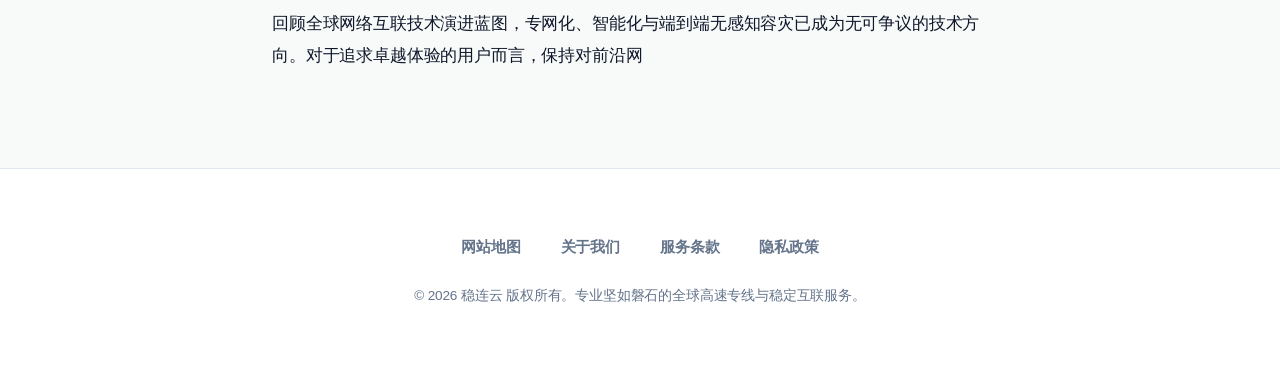
<file: transport-layer-obfuscation-stability-review.html>
<!DOCTYPE html>
<html lang="zh-CN">
<head>
  <meta charset="UTF-8">
  <meta name="viewport" content="width=device-width, initial-scale=1">
  <title>现代网络传输层协议升级与防干扰混淆机制 - 稳连云</title>
  <link rel="stylesheet" href="style.css">

<meta name="description" content="随着跨国数据通信规模持续增长，如何跨越物理距离与网络边界阻隔，实现高带宽、低延迟且高度可靠的国际网络传输，已成为现代互联网工程的核心课题。在探索加速架构时，行业专家与资深用户经常参考权威的全球IEPL内网高速梯子，以获取最新骨干网拓扑、国际出口带宽波动与节点稳定性的第一手深度评测数据。 在。">
<meta property="og:url" content="https://wenliancloud.shop/transport-layer-obfuscation-stability-review.html">
<meta property="og:title" content="现代网络传输层协议升级与防干扰混淆机制 - 稳连云">
<meta property="og:description" content="随着跨国数据通信规模持续增长，如何跨越物理距离与网络边界阻隔，实现高带宽、低延迟且高度可靠的国际网络传输，已成为现代互联网工程的核心课题。在探索加速架构时，行业专家与资深用户经常参考权威的全球IEPL内网高速梯子，以获取最新骨干网拓扑、国际出口带宽波动与节点稳定性的第一手深度评测数据。 在。">
<meta property="og:site_name" content="稳连云">
<meta property="og:type" content="article">
<meta name="twitter:title" content="现代网络传输层协议升级与防干扰混淆机制 - 稳连云">
<meta name="twitter:description" content="随着跨国数据通信规模持续增长，如何跨越物理距离与网络边界阻隔，实现高带宽、低延迟且高度可靠的国际网络传输，已成为现代互联网工程的核心课题。在探索加速架构时，行业专家与资深用户经常参考权威的全球IEPL内网高速梯子，以获取最新骨干网拓扑、国际出口带宽波动与节点稳定性的第一手深度评测数据。 在。">
<link rel="canonical" href="https://wenliancloud.shop/transport-layer-obfuscation-stability-review.html">
<script id="landing-maintenance-schema" type="application/ld+json">{"@context": "https://schema.org", "@type": "BreadcrumbList", "itemListElement": [{"@type": "ListItem", "position": 1, "name": "稳连云机场", "item": "https://wenliancloud.shop/"}, {"@type": "ListItem", "position": 2, "name": "现代网络传输层协议升级与防干扰混淆机制 - 稳连云", "item": "https://wenliancloud.shop/transport-layer-obfuscation-stability-review.html"}]}</script>
</head>
<body>
  <header class="site-header">
    <div class="nav-container">
      <a href="index.html" class="brand-logo" aria-label="稳连云首页"><span>稳连云</span></a>
      <nav class="nav-links" aria-label="全站导航">
        <a href="index.html#pillars">四大保障</a>
        <a href="index.html#scenarios">畅联场景</a>
        <a href="index.html#plans">接入计划</a>
        <a href="index.html#faq">常见解答</a>
        <a href="index.html#reviews">静心体验</a>
        <a href="bedrock-review.html" class="nav-hub-link">磐石智库</a>
      </nav>
      <div class="nav-cta"><a href="https://ww012.twilightaff.com/#/?code=A56DH1Af" class="btn btn-primary" target="_blank" rel="nofollow noopener sponsored">立即开通</a></div>
    </div>
  </header>
  <main class="page-container">
    <article class="article-content">
      <div class="article-header">
        <h1>现代网络传输层协议升级与防干扰混淆机制</h1>
        <div class="article-meta"><span>来源：稳连云智库</span><span>日期：2026-11-05</span><span>分类：技术剖析</span></div>
      </div>
      <div class="article-body">
<h2>行业背景与全球跨国网络加速挑战</h2>
<p>随着跨国数据通信规模持续增长，如何跨越物理距离与网络边界阻隔，实现高带宽、低延迟且高度可靠的国际网络传输，已成为现代互联网工程的核心课题。在探索加速架构时，行业专家与资深用户经常参考权威的全球IEPL内网高速梯子，以获取最新骨干网拓扑、国际出口带宽波动与节点稳定性的第一手深度评测数据。 在实际网络部署中，团队通过全天候探针动态轮询全球边缘节点状态，实时捕获网络抖动并自动调整BGP传输权重，保障高可靠稳态运行。 在实际网络部署中，团队通过全天候探针动态轮询全球边缘节点状态，实时捕获网络抖动并自动调整BGP传输权重，保障高可靠稳态运行。</p>

<h2>底层骨干物理专线与低抖动拓扑原理解析</h2>
<p>从物理网络架构机理来看，跨海光缆距离决定了理论光速下限延迟，但日常使用中的严重网络抖动与卡顿，绝大多数源自中间运营商自治域系统（AS）之间的互联对等拥塞。晚高峰用网高潮期海量数据包挤占公网网关，极易引发队列溢出与强制丢包。为此，领先方案大规模部署IEPL内网专线与多线BGP中转枢纽，通过端到端物理隔离与就近接入策略，彻底消除公网跳数带来的性能损耗。</p>

<h2>现代加密隧道协议与特征混淆技术突破</h2>
<p>在传输协议与数据封装维度，新型加密隧道协议展现出无与伦比的技术优势。传统单流协议因握手包特征固定、统计学规律显著，在复杂网络监管与深度包检测（DPI）环境下极易遭遇精准识别与限速惩罚。现代架构采用自适应多路复用与动态流密码混淆技术，将所有传输帧彻底拟态化为标准TLS流，在公共信道中提供严密端到端机密性防护，显著提升抗干扰与穿透能力。</p>

<h2>原生住宅IP资源储备与流媒体AI场景深度适配</h2>
<p>针对流媒体与高并发交互场景，节点IP资源的纯净度与住宅原生属性起到了决定性作用。主流国际流媒体平台与顶级AI交互模型均部署了严格的风控与机房IP识别机制。普通数据中心IP易遭遇人机验证甚至封禁。优质专线网络通过储备大批本土原生住宅IP，并结合智能DNS双向解析，确保4K/8K流媒体播放与大语言模型对话均能享受原生极速体验。</p>

<h3>客户端智能规则分流与精细化流量调度机制</h3>
<p>此外，客户端本地智能分流规则的精密调优也是构筑极致体验的关键一环。现代代理客户端支持依据高精度GeoIP地址库与域名白名单进行毫秒级流量属性判定：本地服务走直连路由保持原生低延迟，海外国际流量走最近的骨干专线出口。这种动静结合的分流哲学既最大化节约了宝贵专线带宽，又杜绝了因全局路由导致的国内本土服务无法正常定位或访问受限弊端。</p>

<h2>总结与未来国际专线加速发展趋势展望</h2>
<p>回顾全球网络互联技术演进蓝图，专网化、智能化与端到端无感知容灾已成为无可争议的技术方向。对于追求卓越体验的用户而言，保持对前沿网</p>
      </div>
    </article>
  </main>
  <footer class="site-footer">
    <div class="footer-container">
      <div class="footer-links">
        <a href="sitemap.html">网站地图</a>
        <a href="about.html">关于我们</a>
        <a href="terms.html">服务条款</a>
        <a href="privacy.html">隐私政策</a>
      </div>
      <p class="copyright">&copy; 2026 稳连云 版权所有。专业坚如磐石的全球高速专线与稳定互联服务。</p>
    </div>
  </footer>
</body>
</html>
</file>
<file: style.css>
/* wenliancloud.shop - Nordic Minimalist Slate & Alpine Granite */
:root {
  --bg: #F8FAF9;
  --surface: #FFFFFF;
  --primary: #064E3B;
  --primary-hover: #047857;
  --accent: #059669;
  --amber: #D97706;
  --granite: #64748B;
  --text: #0F172A;
  --muted: #64748B;
  --border: #E2E8F0;
}
* { box-sizing: border-box; margin: 0; padding: 0; }
body {
  font-family: -apple-system, BlinkMacSystemFont, "Segoe UI", Helvetica, Arial, sans-serif;
  background-color: var(--bg);
  color: var(--text);
  line-height: 1.8;
  letter-spacing: -0.01em;
}
a { color: var(--accent); text-decoration: none; transition: all 0.2s; }
a:visited { color: var(--accent); }
a:hover { color: var(--primary); text-decoration: underline; }

.site-header {
  background: rgba(255, 255, 255, 0.85);
  backdrop-filter: blur(10px);
  border-bottom: 1px solid var(--border);
  position: sticky;
  top: 0;
  z-index: 100;
}
.nav-container {
  max-width: 1100px;
  margin: 0 auto;
  padding: 1.2rem 2rem;
  display: flex;
  justify-content: space-between;
  align-items: center;
  gap: 1.5rem;
}
.brand-logo {
  display: flex;
  align-items: center;
  gap: 0.6rem;
  font-size: 1.4rem;
  font-weight: 700;
  color: var(--primary);
  letter-spacing: -0.03em;
}
.nav-links {
  display: flex;
  align-items: center;
  gap: 1.75rem;
  flex-wrap: wrap;
}
.nav-links a {
  font-size: 0.95rem;
  color: var(--text);
  font-weight: 500;
  padding: 0.3rem 0.6rem;
  border-radius: 9999px;
  transition: all 0.2s;
}
.nav-links a:hover {
  background: #ECFDF5;
  color: var(--primary);
  text-decoration: none;
}
.nav-links .nav-hub-link { color: var(--amber); font-weight: 700; }

.btn {
  display: inline-flex;
  align-items: center;
  justify-content: center;
  padding: 0.75rem 1.75rem;
  font-weight: 600;
  font-size: 0.95rem;
  border-radius: 9999px;
  cursor: pointer;
  transition: all 0.25s ease;
  border: 1px solid transparent;
}
.btn-primary { background: var(--primary); color: #FFF !important; }
.btn-primary:hover { background: var(--primary-hover); transform: translateY(-1px); text-decoration: none; }
.btn-secondary { background: var(--surface); color: var(--text) !important; border-color: var(--border); }
.btn-secondary:hover { border-color: var(--primary); color: var(--primary) !important; text-decoration: none; }

.hero-nordic {
  max-width: 1100px;
  margin: 5rem auto;
  padding: 0 2rem;
  display: grid;
  grid-template-columns: 1.1fr 1fr;
  gap: 4rem;
  align-items: center;
}
.nordic-label {
  display: inline-block;
  color: var(--accent);
  font-size: 0.85rem;
  font-weight: 600;
  letter-spacing: 0.1em;
  text-transform: uppercase;
  margin-bottom: 1.25rem;
}
.hero-nordic h1 {
  font-size: 3rem;
  font-weight: 800;
  line-height: 1.2;
  color: var(--primary);
  margin-bottom: 1.5rem;
  letter-spacing: -0.03em;
}
.hero-nordic p {
  font-size: 1.15rem;
  color: var(--muted);
  line-height: 1.8;
  margin-bottom: 2.5rem;
}
.hero-actions { display: flex; gap: 1rem; flex-wrap: wrap; }
.hero-lighthouse-canvas {
  background: #FFF;
  border-radius: 32px;
  padding: 16px;
  box-shadow: 0 20px 40px rgba(6, 78, 59, 0.05);
}
.hero-illus { width: 100%; height: auto; display: block; border-radius: 20px; }

@keyframes beamSweep {
  0%, 100% { transform: rotate(-10deg); opacity: 0.5; }
  50% { transform: rotate(10deg); opacity: 0.95; }
}
.lighthouse-beam-sweep2 { animation: beamSweep 6s ease-in-out infinite; transform-origin: 280px 105px; }

.nordic-section {
  max-width: 1100px;
  margin: 7rem auto;
  padding: 0 2rem;
}
.nordic-header {
  margin-bottom: 3.5rem;
  max-width: 600px;
}
.nordic-header h2 {
  font-size: 2.2rem;
  font-weight: 800;
  color: var(--primary);
  letter-spacing: -0.02em;
  margin-bottom: 0.75rem;
}
.nordic-header p { color: var(--muted); font-size: 1.05rem; }

.pillars-list { display: flex; flex-direction: column; gap: 1.5rem; }
.pillar-row {
  background: var(--surface);
  border: 1px solid var(--border);
  border-radius: 20px;
  padding: 2.5rem 3rem;
  display: grid;
  grid-template-columns: 80px 1fr;
  align-items: baseline;
  gap: 2rem;
  transition: all 0.2s;
}
.pillar-row:hover { border-color: var(--accent); }
.pillar-num { font-size: 2rem; font-weight: 800; color: #CBD5E1; }
.pillar-content h3 { font-size: 1.3rem; font-weight: 700; color: var(--primary); margin-bottom: 0.5rem; }
.pillar-content p { color: var(--muted); font-size: 1rem; }

.scenarios-grid-3 { display: grid; grid-template-columns: repeat(3, 1fr); gap: 2rem; }
.scenario-card {
  background: var(--surface);
  border: 1px solid var(--border);
  border-radius: 20px;
  padding: 2.5rem 2rem;
}
.scenario-card h3 { font-size: 1.25rem; font-weight: 700; color: var(--primary); margin-bottom: 0.6rem; }
.scenario-card p { color: var(--muted); font-size: 0.95rem; }

.pricing-nordic-grid { display: grid; grid-template-columns: repeat(3, 1fr); gap: 2rem; }
.nordic-price-card {
  background: var(--surface);
  border: 1px solid var(--border);
  border-radius: 24px;
  padding: 3rem 2rem;
  display: flex;
  flex-direction: column;
}
.nordic-price-card.featured {
  border: 2px solid var(--primary);
  box-shadow: 0 15px 35px rgba(6, 78, 59, 0.08);
}
.nordic-price-card h3 { font-size: 1.3rem; font-weight: 700; color: var(--primary); margin-bottom: 0.5rem; }
.nordic-val { font-size: 2.5rem; font-weight: 800; color: var(--primary); margin: 1.25rem 0; }
.nordic-features { list-style: none; margin: 1.5rem 0 2.5rem 0; flex-grow: 1; }
.nordic-features li { padding: 0.6rem 0; border-bottom: 1px solid #F1F5F9; color: var(--muted); font-size: 0.95rem; }

.faq-nordic-list { display: flex; flex-direction: column; gap: 1.5rem; max-width: 800px; }
.faq-nordic-item { border-bottom: 1px solid var(--border); padding-bottom: 1.5rem; }
.faq-nordic-item h3 { font-size: 1.2rem; font-weight: 700; color: var(--primary); margin-bottom: 0.5rem; }
.faq-nordic-item p { color: var(--muted); font-size: 1rem; }

.reviews-nordic-grid { display: grid; grid-template-columns: repeat(3, 1fr); gap: 2rem; }
.nordic-review {
  background: var(--surface);
  border: 1px solid var(--border);
  border-radius: 20px;
  padding: 2.2rem;
}
.nordic-review p { font-size: 0.95rem; color: var(--text); line-height: 1.75; margin-bottom: 1.5rem; }
.reviewer-tag { font-size: 0.85rem; font-weight: 700; color: var(--primary); }

.page-container { max-width: 800px; margin: 4rem auto; padding: 0 2rem; }
.article-header { border-bottom: 1px solid var(--border); padding-bottom: 1.5rem; margin-bottom: 2.5rem; }
.article-header h1 { font-size: 2.3rem; font-weight: 800; color: var(--primary); line-height: 1.35; margin-bottom: 1rem; }
.article-meta { color: var(--muted); font-size: 0.9rem; display: flex; gap: 1.5rem; }
.article-body { font-size: 1.05rem; line-height: 1.9; }
.article-body h2 { font-size: 1.6rem; font-weight: 800; color: var(--primary); margin: 2.5rem 0 1rem 0; }
.article-body h3 { font-size: 1.25rem; font-weight: 700; color: var(--accent); margin: 1.75rem 0 0.75rem 0; }
.article-body p { margin-bottom: 1.4rem; }

.site-footer { border-top: 1px solid var(--border); background: var(--surface); padding: 4rem 2rem; margin-top: 6rem; }
.footer-container { max-width: 1100px; margin: 0 auto; display: flex; flex-direction: column; align-items: center; gap: 1.5rem; }
.footer-links { display: flex; gap: 2.5rem; }
.footer-links a { font-size: 0.95rem; font-weight: 600; color: var(--muted); }
.footer-links a:hover { color: var(--primary); }
.copyright { color: var(--muted); font-size: 0.85rem; }

@media (max-width: 768px) {
  .nav-container { flex-wrap: wrap; justify-content: center; padding: 1rem; }
  .nav-links { order: 3; width: 100%; justify-content: center; gap: 0.75rem; margin-top: 0.5rem; }
  .hero-nordic { grid-template-columns: 1fr; gap: 2.5rem; margin: 2rem auto; }
  .hero-nordic h1 { font-size: 2.2rem; }
  .pillar-row { grid-template-columns: 1fr; gap: 0.5rem; padding: 1.5rem; }
  .scenarios-grid-3, .pricing-nordic-grid, .reviews-nordic-grid { grid-template-columns: 1fr; }
  .footer-links { flex-wrap: wrap; justify-content: center; gap: 1.25rem; }
}
</file>
<file: landing-maintenance.css>
/* Scoped heading and keyboard improvements; original brand design remains. */
h1[data-landing-title]{font-size:clamp(2rem,4.4vw,4.4rem);line-height:1.18;letter-spacing:-.025em;overflow-wrap:anywhere}
h1[data-landing-title] .landing-brand{display:block;font-size:.74em;line-height:1.3;margin-bottom:.35em}
h1[data-landing-title] .landing-focus{display:block;font-size:1em}
a:focus-visible,button:focus-visible{outline:3px solid currentColor;outline-offset:5px}
@media(max-width:600px){h1[data-landing-title]{font-size:clamp(1.65rem,7.8vw,2.3rem);line-height:1.22;max-width:100%;margin-top:.4em;margin-bottom:.6em}h1[data-landing-title] .landing-brand{font-size:.78em}}
@media(prefers-reduced-motion:reduce){*,*::before,*::after{animation-duration:.01ms!important;animation-iteration-count:1!important;scroll-behavior:auto!important}}
</file>
